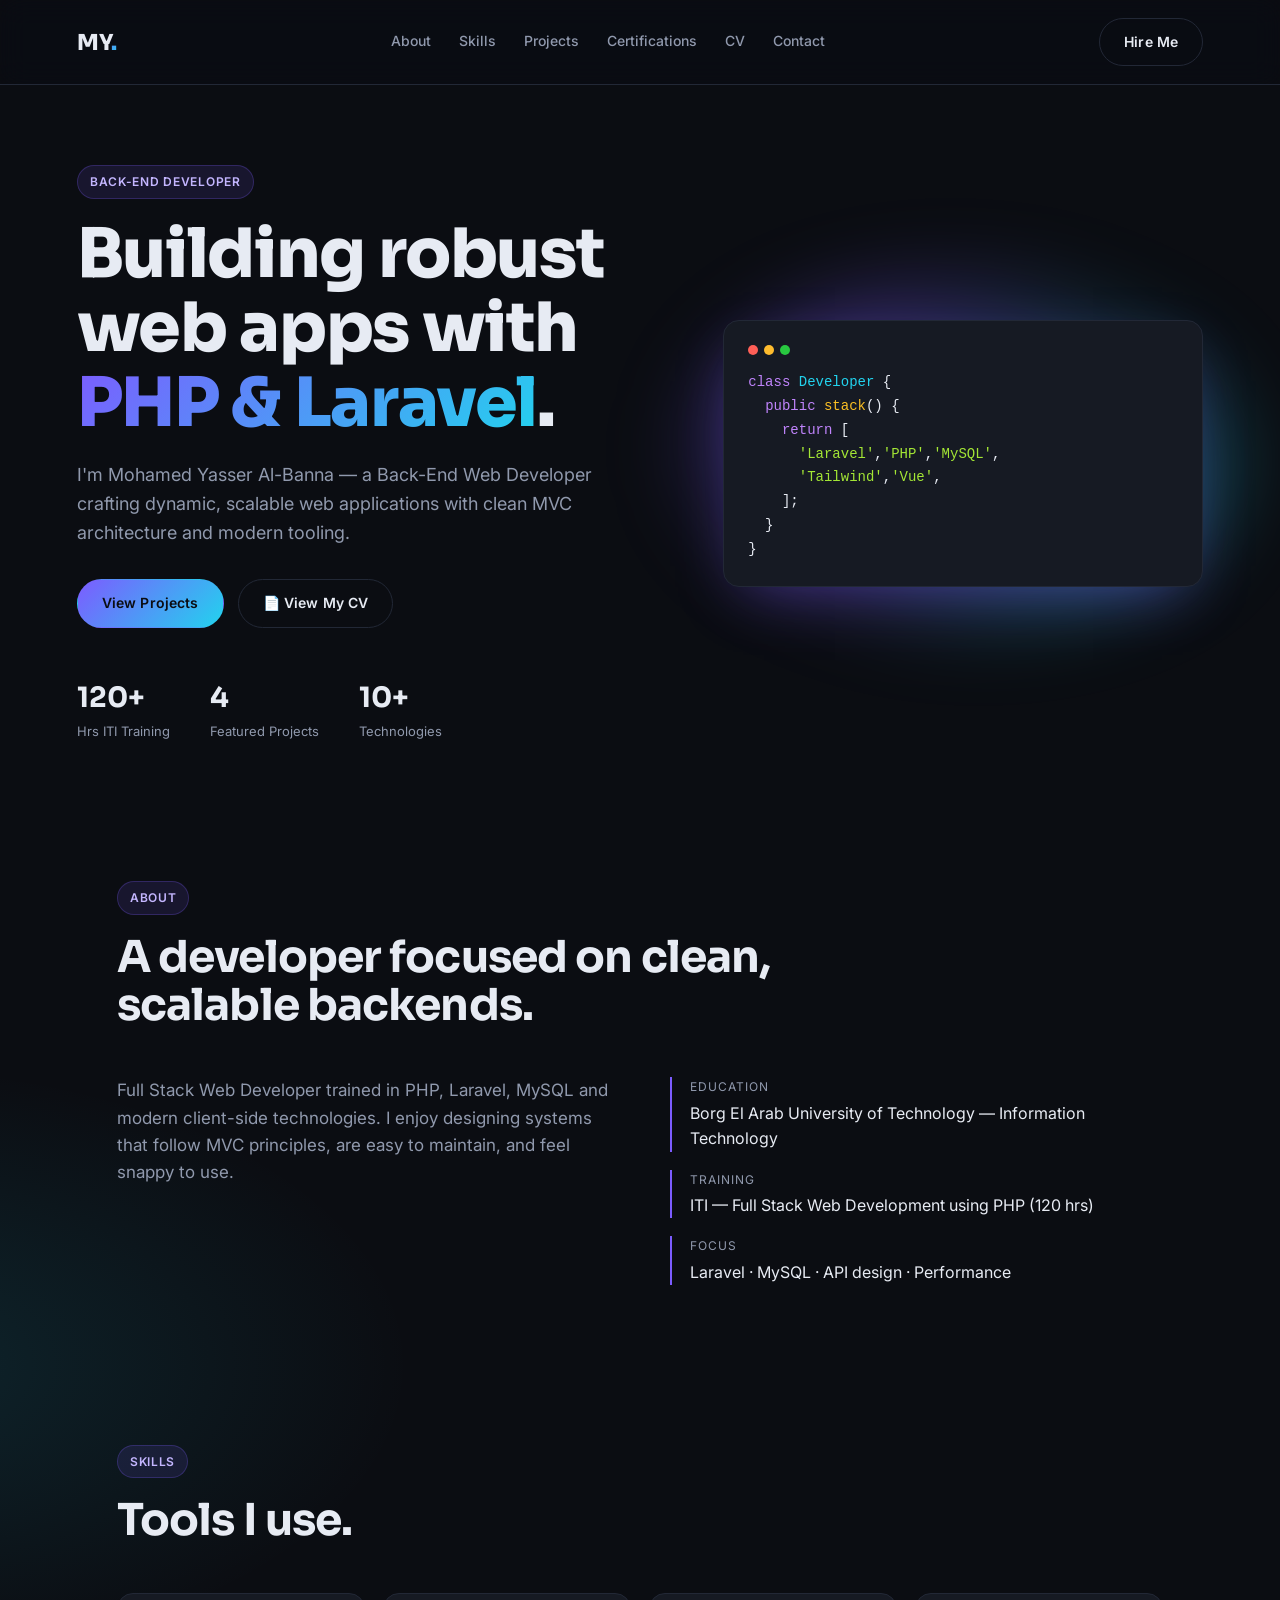
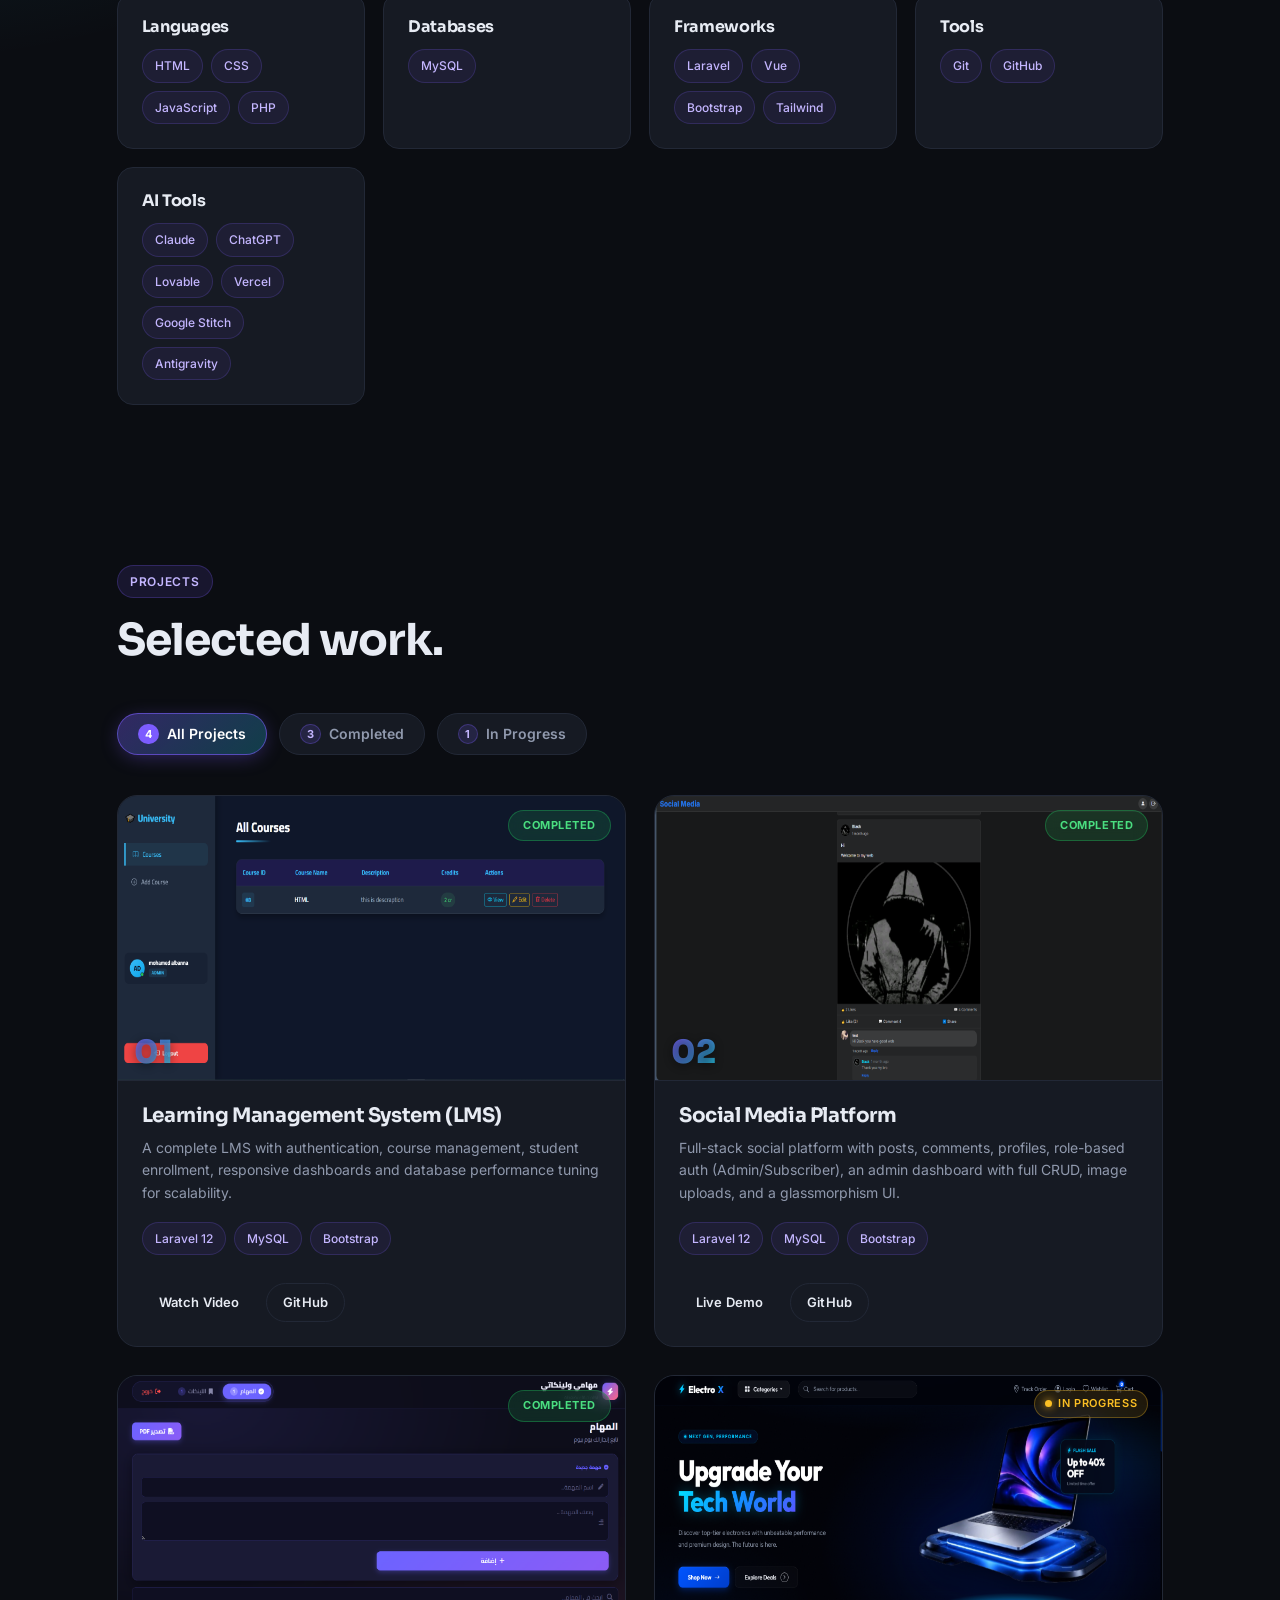
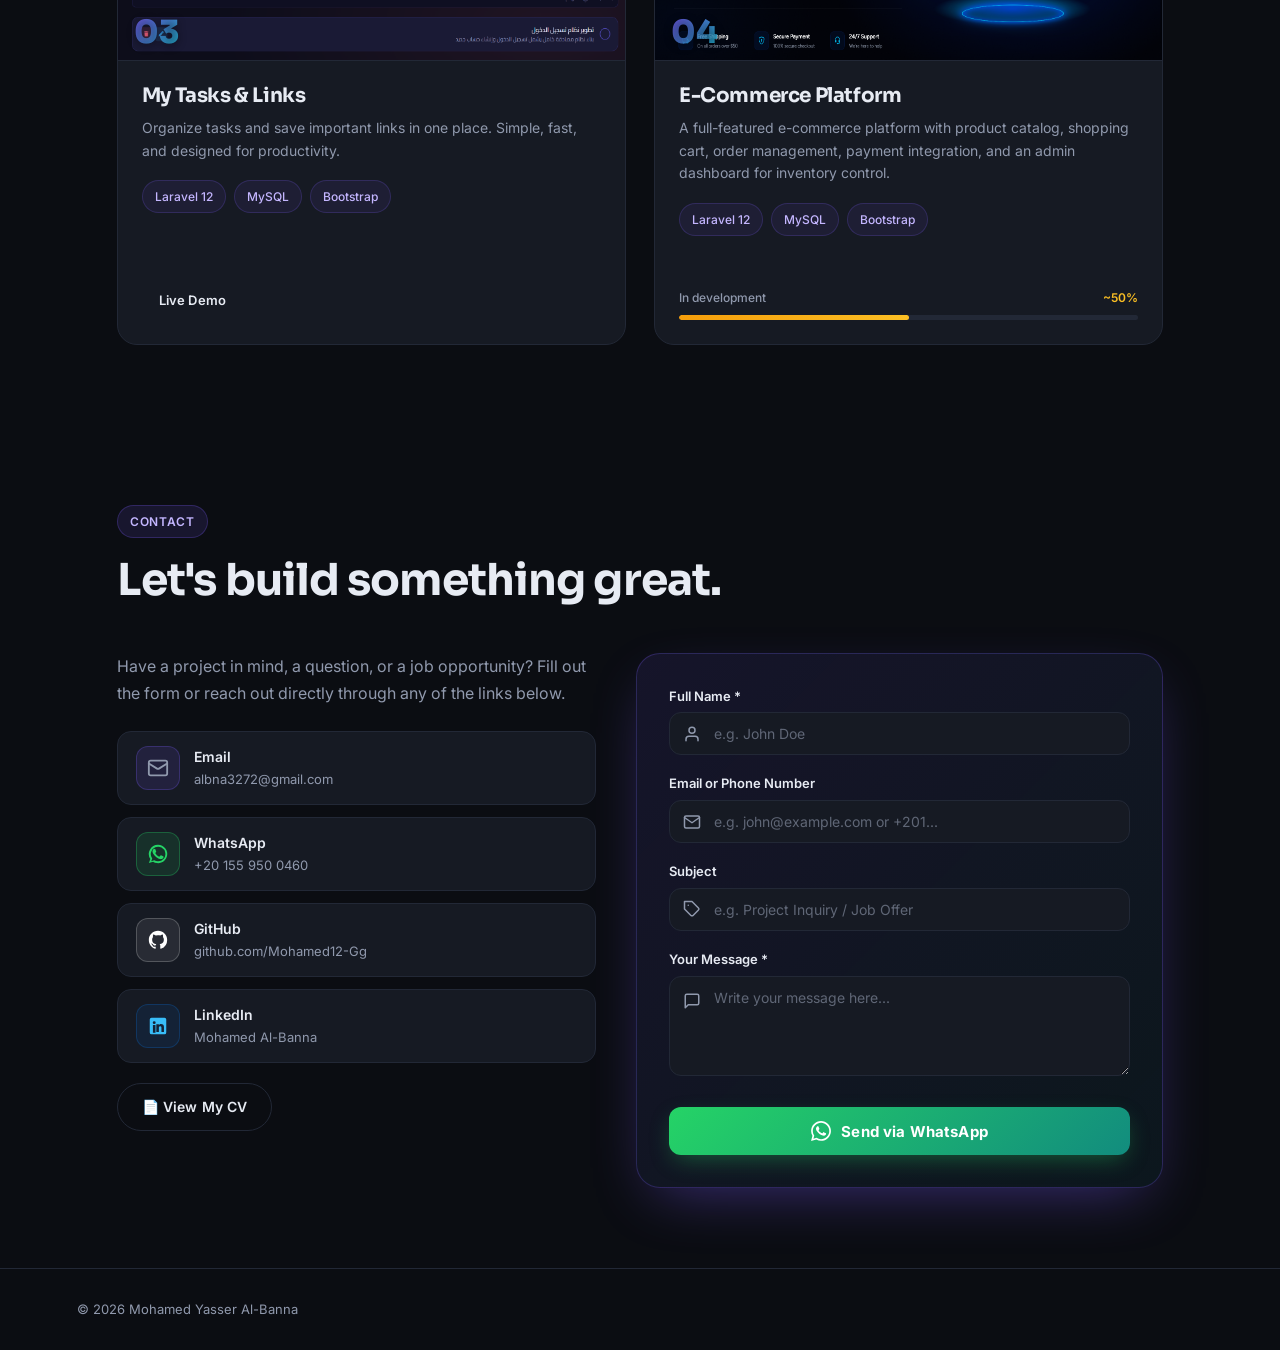
<file: index.html>
<!doctype html>
<html lang="en">
  <head>
    <meta charset="UTF-8" />
    <meta name="viewport" content="width=device-width, initial-scale=1.0" />
    <title>Mohamed Yasser Al-Banna — Back-End Developer</title>
    <meta
      name="description"
      content="Portfolio of Mohamed Yasser Al-Banna, a Full Stack Web Developer specializing in PHP, Laravel and MySQL."
    />
    <link rel="preconnect" href="https://fonts.googleapis.com" />
    <link rel="preconnect" href="https://fonts.gstatic.com" crossorigin />
    <link
      href="https://fonts.googleapis.com/css2?family=Sora:wght@400;600;700;800&family=Inter:wght@400;500;600&display=swap"
      rel="stylesheet"
    />
    <link rel="stylesheet" href="assets/css/style.css?v=2" />
  </head>
  <body>
    <header class="nav">
      <a href="#home" class="logo">MY<span>.</span></a>
      <nav>
        <a href="#about">About</a>
        <a href="#skills">Skills</a>
        <a href="#projects">Projects</a>
        <a href="assets/pages/certifications.html">Certifications</a>
        <a href="assets/pages/cv.html">CV</a>
        <a href="#contact">Contact</a>
      </nav>
      <div style="display: flex; align-items: center; gap: 10px">
        <a href="#contact" class="btn btn-ghost">Hire Me</a>
        <button class="hamburger" id="hamburger" aria-label="Open menu">
          <span></span><span></span><span></span>
        </button>
      </div>
    </header>

    <div class="mobile-nav" id="mobileNav">
      <a href="#about" class="mobile-link">About</a>
      <a href="#skills" class="mobile-link">Skills</a>
      <a href="#projects" class="mobile-link">Projects</a>
      <a href="assets/pages/certifications.html" class="mobile-link"
        >Certifications</a
      >
      <a href="assets/pages/cv.html" class="mobile-link">CV</a>
      <a href="#contact" class="mobile-link">Contact</a>
      <div class="mobile-cta">
        <a href="#contact" class="btn btn-primary mobile-link">Hire Me</a>
      </div>
    </div>

    <main>
      <section id="home" class="hero">
        <div class="hero-grid">
          <div class="hero-text reveal">
            <span class="eyebrow">Back-End Developer</span>
            <h1>
              Building robust web apps with
              <span class="grad">PHP &amp; Laravel</span>.
            </h1>
            <p>
              I'm Mohamed Yasser Al-Banna — a Back-End Web Developer crafting
              dynamic, scalable web applications with clean MVC architecture and
              modern tooling.
            </p>
            <div class="cta-row">
              <a href="#projects" class="btn btn-primary">View Projects</a>
              <a href="assets/pages/cv.html" class="btn btn-ghost"
                >📄 View My CV</a
              >
            </div>
            <div class="quick-stats">
              <div><strong>120+</strong><span>Hrs ITI Training</span></div>
              <div><strong>4</strong><span>Featured Projects</span></div>
              <div><strong>10+</strong><span>Technologies</span></div>
            </div>
          </div>
          <div class="hero-card reveal">
            <div class="orb"></div>
            <div class="code-window">
              <div class="code-dots">
                <span></span><span></span><span></span>
              </div>
              <pre><code><span class="k">class</span> <span class="c">Developer</span> {
  <span class="k">public</span> <span class="fn">stack</span>() {
    <span class="k">return</span> [
      <span class="s">'Laravel'</span>,<span class="s">'PHP'</span>,<span class="s">'MySQL'</span>,
      <span class="s">'Tailwind'</span>,<span class="s">'Vue'</span>,
    ];
  }
}</code></pre>
            </div>
          </div>
        </div>
      </section>

      <section id="about" class="section reveal">
        <div class="section-head">
          <span class="eyebrow">About</span>
          <h2>A developer focused on clean, scalable backends.</h2>
        </div>
        <div class="about-grid">
          <p>
            Full Stack Web Developer trained in PHP, Laravel, MySQL and modern
            client-side technologies. I enjoy designing systems that follow MVC
            principles, are easy to maintain, and feel snappy to use.
          </p>
          <ul class="info-list">
            <li>
              <span>Education</span>Borg El Arab University of Technology —
              Information Technology
            </li>
            <li>
              <span>Training</span>ITI — Full Stack Web Development using PHP
              (120 hrs)
            </li>
            <li>
              <span>Focus</span>Laravel · MySQL · API design · Performance
            </li>
          </ul>
        </div>
      </section>

      <section id="skills" class="section reveal">
        <div class="section-head">
          <span class="eyebrow">Skills</span>
          <h2>Tools I use.</h2>
        </div>
        <div class="skills-grid">
          <div class="skill-card">
            <h3>Languages</h3>
            <div class="tags">
              <span>HTML</span><span>CSS</span><span>JavaScript</span
              ><span>PHP</span>
            </div>
          </div>
          <div class="skill-card">
            <h3>Databases</h3>
            <div class="tags"><span>MySQL</span></div>
          </div>
          <div class="skill-card">
            <h3>Frameworks</h3>
            <div class="tags"><span>Laravel</span><span>Vue</span><span>Bootstrap</span><span>Tailwind</span></div>
          </div>
          <div class="skill-card">
            <h3>Tools</h3>
            <div class="tags"><span>Git</span><span>GitHub</span></div>
          </div>
          <div class="skill-card">
            <h3>AI Tools</h3>
            <div class="tags">
              <span>Claude</span><span>ChatGPT</span><span>Lovable</span
              ><span>Vercel</span><span>Google Stitch</span
              ><span>Antigravity</span>
            </div>
          </div>
        </div>
      </section>

      <section id="projects" class="section reveal">
        <div class="section-head">
          <span class="eyebrow">Projects</span>
          <h2>Selected work.</h2>
        </div>

        <div class="project-filters">
          <button class="filter-btn active" data-filter="all">
            <span class="filter-count">4</span> All Projects
          </button>
          <button class="filter-btn" data-filter="completed">
            <span class="filter-count">3</span> Completed
          </button>
          <button class="filter-btn" data-filter="in-progress">
            <span class="filter-count">1</span> In Progress
          </button>
        </div>

        <div class="projects-grid">
          <article class="project-card" data-category="completed">
            <div class="project-card-image">
              <img src="assets/images/projects/lms.png" alt="Learning Management System (LMS) screenshot" loading="lazy" />
              <div class="project-card-num">01</div>
              <span class="badge-status badge-completed">Completed</span>
            </div>
            <div class="project-card-body">
              <h3>Learning Management System (LMS)</h3>
              <p>
                A complete LMS with authentication, course management, student
                enrollment, responsive dashboards and database performance
                tuning for scalability.
              </p>
              <div class="tags">
                <span>Laravel 12</span><span>MySQL</span><span>Bootstrap</span>
              </div>
              <div class="project-links">
                <a
                  href="https://www.youtube.com/watch?v=zScpdvsi8-s"
                  target="_blank"
                  rel="noopener"
                  class="btn btn-sm"
                  >Watch Video</a
                >
                <a
                  href="https://github.com/Mohamed12-Gg/LMS"
                  target="_blank"
                  rel="noopener"
                  class="btn btn-sm btn-ghost"
                  >GitHub</a
                >
              </div>
            </div>
          </article>

          <article class="project-card" data-category="completed">
            <div class="project-card-image">
              <img src="assets/images/projects/social-media.png" alt="Social Media Platform screenshot" loading="lazy" />
              <div class="project-card-num">02</div>
              <span class="badge-status badge-completed">Completed</span>
            </div>
            <div class="project-card-body">
              <h3>Social Media Platform</h3>
              <p>
                Full-stack social platform with posts, comments, profiles,
                role-based auth (Admin/Subscriber), an admin dashboard with full
                CRUD, image uploads, and a glassmorphism UI.
              </p>
              <div class="tags">
                <span>Laravel 12</span><span>MySQL</span><span>Bootstrap</span>
              </div>
              <div class="project-links">
                <a
                  href="https://socialmedia.infinityfreeapp.com/"
                  target="_blank"
                  rel="noopener"
                  class="btn btn-sm"
                  >Live Demo</a
                >
                <a
                  href="https://github.com/Mohamed12-Gg/Social-Media"
                  target="_blank"
                  rel="noopener"
                  class="btn btn-sm btn-ghost"
                  >GitHub</a
                >
              </div>
            </div>
          </article>

          <article class="project-card" data-category="completed">
            <div class="project-card-image">
              <img src="assets/images/projects/tasks-links.png" alt="My Tasks & Links screenshot" loading="lazy" />
              <div class="project-card-num">03</div>
              <span class="badge-status badge-completed">Completed</span>
            </div>
            <div class="project-card-body">
              <h3>My Tasks & Links</h3>
              <p>
                Organize tasks and save important links in one place.
                Simple, fast, and designed for productivity.
              </p>
              <div class="tags">
                <span>Laravel 12</span><span>MySQL</span><span>Bootstrap</span>
              </div>
              <div class="project-links">
                <a
                  href="https://mytasksandlinks.vercel.app/"
                  target="_blank"
                  rel="noopener"
                  class="btn btn-sm"
                  >Live Demo</a
                >
              </div>
            </div>
          </article>

          <article class="project-card" data-category="in-progress">
            <div class="project-card-image">
              <img src="assets/images/projects/ecommerce.png" alt="E-Commerce Platform screenshot" loading="lazy" />
              <div class="project-card-num">04</div>
              <span class="badge-status badge-wip">
                <span class="wip-dot"></span>In Progress
              </span>
            </div>
            <div class="project-card-body">
              <h3>E-Commerce Platform</h3>
              <p>
                A full-featured e-commerce platform with product catalog,
                shopping cart, order management, payment integration, and an
                admin dashboard for inventory control.
              </p>
              <div class="tags">
                <span>Laravel 12</span><span>MySQL</span><span>Bootstrap</span>
              </div>
              <div class="wip-bar-wrap">
                <div class="wip-bar-label">
                  <span>In development</span>
                  <span class="wip-pct">~50%</span>
                </div>
                <div class="wip-bar">
                  <div class="e-commerce"></div>
                </div>
              </div>
            </div>
          </article>
        </div>
      </section>

      <section id="contact" class="section reveal contact">
        <div class="section-head">
          <span class="eyebrow">Contact</span>
          <h2>Let's build something great.</h2>
        </div>

        <div class="contact-wrapper">
          <div class="contact-info">
            <p>
              Have a project in mind, a question, or a job opportunity? Fill out the form or reach out directly through any of the links below.
            </p>
            <div class="contact-actions">
              <a href="mailto:albna3272@gmail.com" class="contact-link-item">
                <span class="contact-link-icon">
                  <svg width="22" height="22" viewBox="0 0 24 24" fill="none" stroke="currentColor" stroke-width="2" stroke-linecap="round" stroke-linejoin="round"><rect x="2" y="4" width="20" height="16" rx="2"></rect><path d="m22 7-8.97 5.7a1.94 1.94 0 0 1-2.06 0L2 7"></path></svg>
                </span>
                <div>
                  <strong>Email</strong>
                  <span>albna3272@gmail.com</span>
                </div>
              </a>
              <a
                href="https://wa.me/201559500460?text=Hello%20Mohamed"
                target="_blank"
                rel="noopener"
                class="contact-link-item"
              >
                <span class="contact-link-icon wa-icon">
                  <svg width="22" height="22" viewBox="0 0 24 24" fill="currentColor"><path d="M17.472 14.382c-.297-.149-1.758-.867-2.03-.967-.273-.099-.471-.148-.67.15-.197.297-.767.966-.94 1.164-.173.199-.347.223-.644.075-.297-.15-1.255-.463-2.39-1.475-.883-.788-1.48-1.761-1.653-2.059-.173-.297-.018-.458.13-.606.134-.133.298-.347.446-.521.151-.172.2-.296.3-.495.099-.198.05-.372-.025-.521-.075-.148-.669-1.611-.916-2.206-.242-.579-.487-.501-.669-.51l-.57-.01c-.198 0-.52.074-.792.372s-1.04 1.016-1.04 2.479 1.065 2.876 1.213 3.074c.149.198 2.095 3.2 5.076 4.487.709.306 1.263.489 1.694.626.712.226 1.36.194 1.872.118.571-.085 1.758-.719 2.006-1.413.248-.695.248-1.29.173-1.414z"/><path d="M12 2a10 10 0 0 0-8.32 15.55L2.05 21.95l4.52-1.6A10 10 0 1 0 12 2zm0 18a7.95 7.95 0 0 1-4.06-1.11l-.29-.17-3.01 1.06 1.06-2.94-.19-.31A7.96 7.96 0 1 1 12 20z"/></svg>
                </span>
                <div>
                  <strong>WhatsApp</strong>
                  <span>+20 155 950 0460</span>
                </div>
              </a>
              <a
                href="https://github.com/Mohamed12-Gg"
                target="_blank"
                rel="noopener"
                class="contact-link-item"
              >
                <span class="contact-link-icon gh-icon">
                  <svg width="22" height="22" viewBox="0 0 24 24" fill="currentColor"><path fill-rule="evenodd" clip-rule="evenodd" d="M12 2C6.477 2 2 6.484 2 12.017c0 4.425 2.865 8.18 6.839 9.504.5.092.682-.217.682-.483 0-.237-.008-.868-.013-1.703-2.782.605-3.369-1.343-3.369-1.343-.454-1.158-1.11-1.466-1.11-1.466-.908-.62.069-.608.069-.608 1.003.07 1.53 1.032 1.53 1.032.892 1.53 2.341 1.088 2.91.832.092-.647.35-1.088.636-1.338-2.22-.253-4.555-1.113-4.555-4.951 0-1.093.39-1.988 1.029-2.688-.103-.253-.446-1.272.098-2.65 0 0 .84-.27 2.75 1.026A9.564 9.564 0 0112 6.844c.85.004 1.705.115 2.504.337 1.909-1.296 2.747-1.027 2.747-1.027.546 1.379.202 2.398.1 2.651.64.7 1.028 1.595 1.028 2.688 0 3.848-2.339 4.695-4.566 4.943.359.309.678.92.678 1.855 0 1.338-.012 2.419-.012 2.747 0 .268.18.58.688.482A10.019 10.019 0 0022 12.017C22 6.484 17.522 2 12 2z"/></svg>
                </span>
                <div>
                  <strong>GitHub</strong>
                  <span>github.com/Mohamed12-Gg</span>
                </div>
              </a>
              <a
                href="https://www.linkedin.com/in/mohamed-al-banna-16b736338"
                target="_blank"
                rel="noopener"
                class="contact-link-item"
              >
                <span class="contact-link-icon li-icon">
                  <svg width="22" height="22" viewBox="0 0 24 24" fill="currentColor"><path d="M19 3a2 2 0 0 1 2 2v14a2 2 0 0 1-2 2H5a2 2 0 0 1-2-2V5a2 2 0 0 1 2-2h14m-.5 15.5v-5.3a3.26 3.26 0 0 0-3.26-3.26c-.85 0-1.84.52-2.28 1.3v-1.11h-2.79v8.37h2.79v-4.93c0-.77.62-1.4 1.39-1.4a1.4 1.4 0 0 1 1.4 1.4v4.93h2.75M6.46 10.9v8.37H9.25V10.9H6.46M7.86 6.74a1.6 1.6 0 1 0 0 3.2 1.6 1.6 0 0 0 0-3.2z"/></svg>
                </span>
                <div>
                  <strong>LinkedIn</strong>
                  <span>Mohamed Al-Banna</span>
                </div>
              </a>
              <a href="assets/pages/cv.html" class="btn btn-ghost cv-btn">
                📄 View My CV
              </a>
            </div>
          </div>

          <div class="contact-form-card">
            <form id="whatsappForm" class="contact-form">
              <div class="form-group">
                <label for="waName">Full Name *</label>
                <div class="input-icon-wrap">
                  <input
                    type="text"
                    id="waName"
                    required
                    placeholder="e.g. John Doe"
                    class="form-input"
                  />
                  <svg class="input-icon" width="18" height="18" viewBox="0 0 24 24" fill="none" stroke="currentColor" stroke-width="2" stroke-linecap="round" stroke-linejoin="round"><path d="M20 21v-2a4 4 0 0 0-4-4H8a4 4 0 0 0-4 4v2"/><circle cx="12" cy="7" r="4"/></svg>
                </div>
              </div>

              <div class="form-group">
                <label for="waContact">Email or Phone Number</label>
                <div class="input-icon-wrap">
                  <input
                    type="text"
                    id="waContact"
                    placeholder="e.g. john@example.com or +201..."
                    class="form-input"
                  />
                  <svg class="input-icon" width="18" height="18" viewBox="0 0 24 24" fill="none" stroke="currentColor" stroke-width="2" stroke-linecap="round" stroke-linejoin="round"><path d="M4 4h16c1.1 0 2 .9 2 2v12c0 1.1-.9 2-2 2H4c-1.1 0-2-.9-2-2V6c0-1.1.9-2 2-2z"/><polyline points="22,6 12,13 2,6"/></svg>
                </div>
              </div>

              <div class="form-group">
                <label for="waSubject">Subject</label>
                <div class="input-icon-wrap">
                  <input
                    type="text"
                    id="waSubject"
                    placeholder="e.g. Project Inquiry / Job Offer"
                    class="form-input"
                  />
                  <svg class="input-icon" width="18" height="18" viewBox="0 0 24 24" fill="none" stroke="currentColor" stroke-width="2" stroke-linecap="round" stroke-linejoin="round"><path d="M20.59 13.41l-7.17 7.17a2 2 0 0 1-2.83 0L2 12V2h10l8.59 8.59a2 2 0 0 1 0 2.82z"/><line x1="7" y1="7" x2="7.01" y2="7"/></svg>
                </div>
              </div>

              <div class="form-group">
                <label for="waMessage">Your Message *</label>
                <div class="input-icon-wrap">
                  <textarea
                    id="waMessage"
                    required
                    rows="4"
                    placeholder="Write your message here..."
                    class="form-input form-textarea"
                  ></textarea>
                  <svg class="input-icon textarea-icon" width="18" height="18" viewBox="0 0 24 24" fill="none" stroke="currentColor" stroke-width="2" stroke-linecap="round" stroke-linejoin="round"><path d="M21 15a2 2 0 0 1-2 2H7l-4 4V5a2 2 0 0 1 2-2h14a2 2 0 0 1 2 2z"/></svg>
                </div>
              </div>

              <button type="submit" class="btn btn-wa-submit">
                <svg width="20" height="20" viewBox="0 0 24 24" fill="currentColor">
                  <path d="M.057 24l1.687-6.163c-1.041-1.804-1.588-3.849-1.587-5.946.003-6.556 5.338-11.891 11.893-11.891 3.181.001 6.167 1.24 8.413 3.488 2.245 2.248 3.481 5.236 3.48 8.414-.003 6.557-5.338 11.892-11.893 11.892-1.99-.001-3.951-.5-5.688-1.448l-6.305 1.654zm6.597-3.807c1.676.995 3.276 1.591 5.392 1.592 5.448 0 9.886-4.434 9.889-9.885.002-5.462-4.415-9.89-9.881-9.892-5.452 0-9.887 4.434-9.889 9.884-.001 2.225.651 3.891 1.746 5.634l-.999 3.648 3.742-.981zm11.387-5.464c-.074-.124-.272-.198-.57-.347-.297-.149-1.758-.868-2.031-.967-.272-.099-.47-.149-.669.149-.198.297-.768.967-.941 1.165-.173.198-.347.223-.644.074-.297-.149-1.255-.462-2.39-1.475-.883-.788-1.48-1.761-1.653-2.059-.173-.297-.018-.458.13-.606.134-.133.297-.347.446-.521.151-.172.2-.296.3-.495.099-.198.05-.372-.025-.521-.075-.148-.669-1.611-.916-2.206-.242-.579-.487-.501-.669-.51l-.57-.01c-.198 0-.52.074-.792.372s-1.04 1.016-1.04 2.479 1.065 2.876 1.213 3.074c.149.198 2.095 3.2 5.076 4.487.709.306 1.263.489 1.694.626.712.226 1.36.194 1.872.118.571-.085 1.758-.719 2.006-1.413.248-.695.248-1.29.173-1.414z"/>
                </svg>
                <span>Send via WhatsApp</span>
              </button>
            </form>
          </div>
        </div>
      </section>
    </main>

    <footer>
      <span>© <span id="year"></span> Mohamed Yasser Al-Banna</span>
    </footer>

    <script src="assets/js/script.js"></script>
  </body>
</html>
</file>
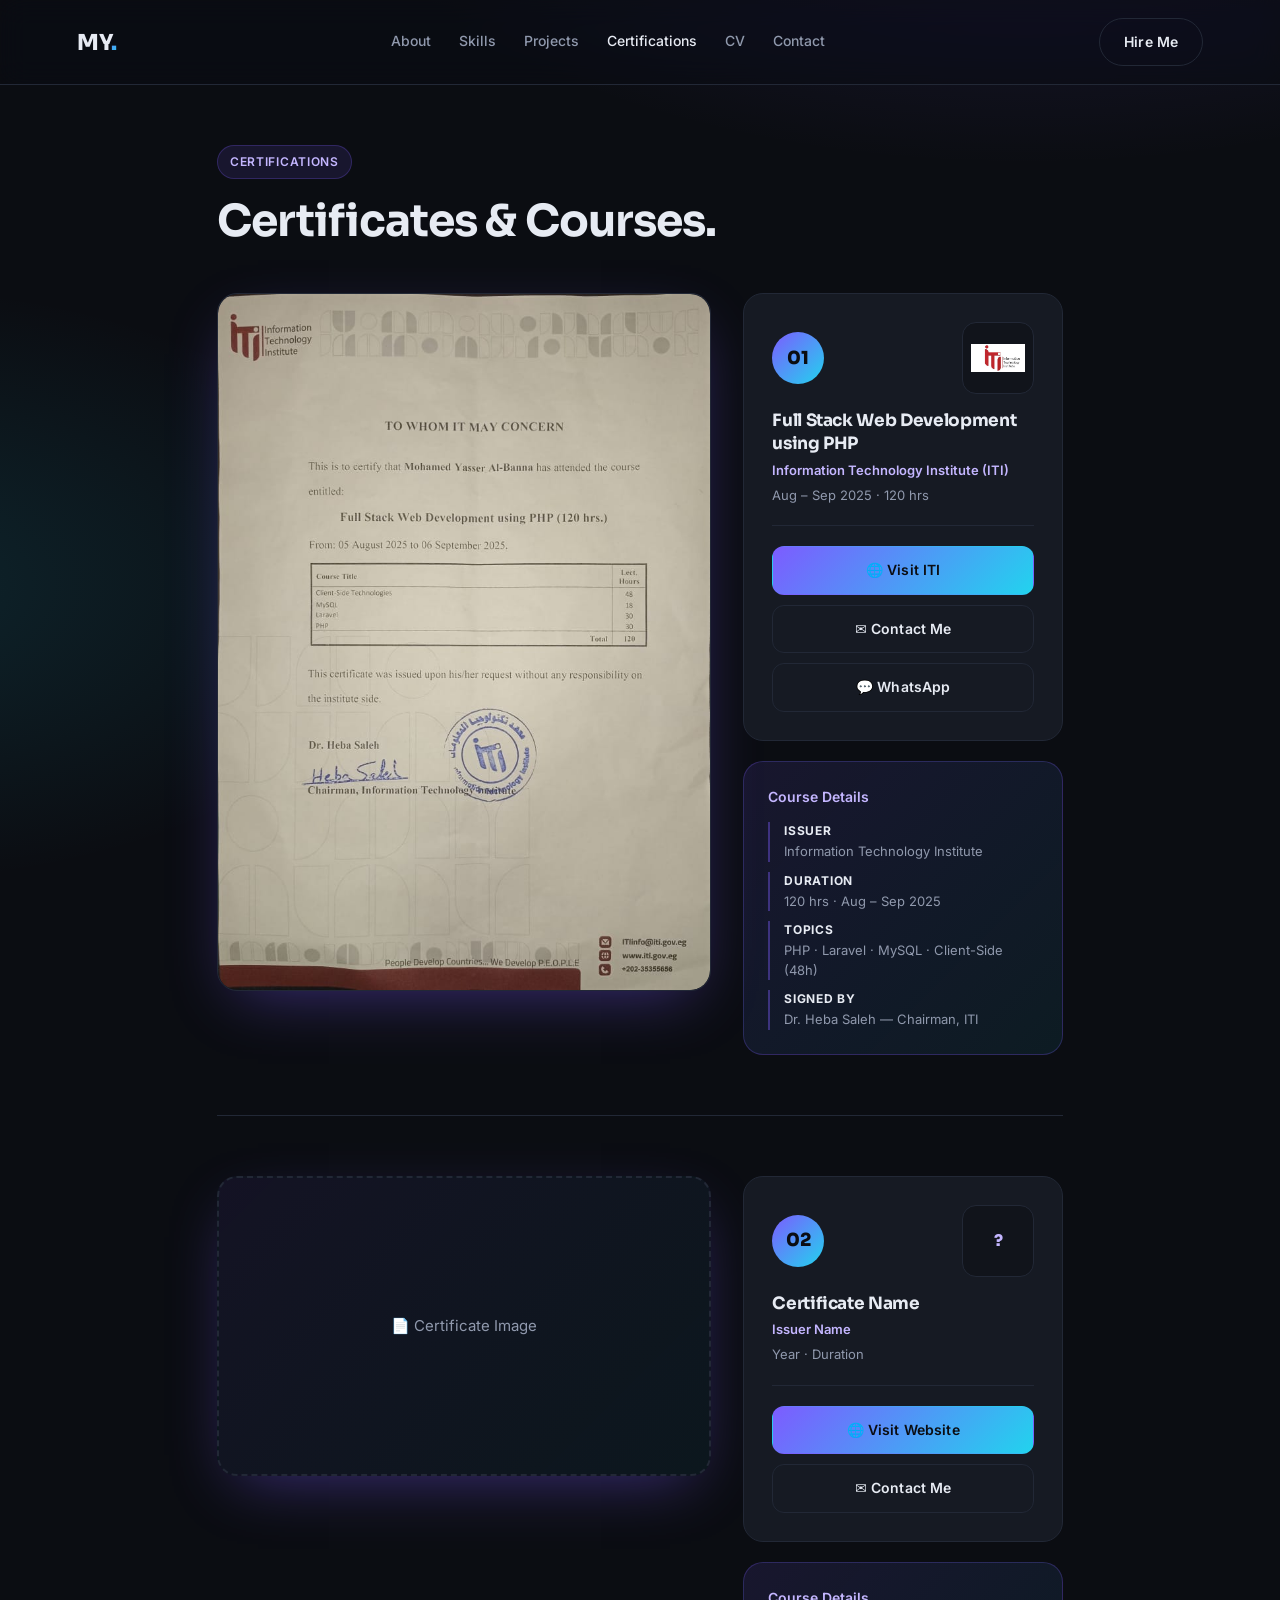
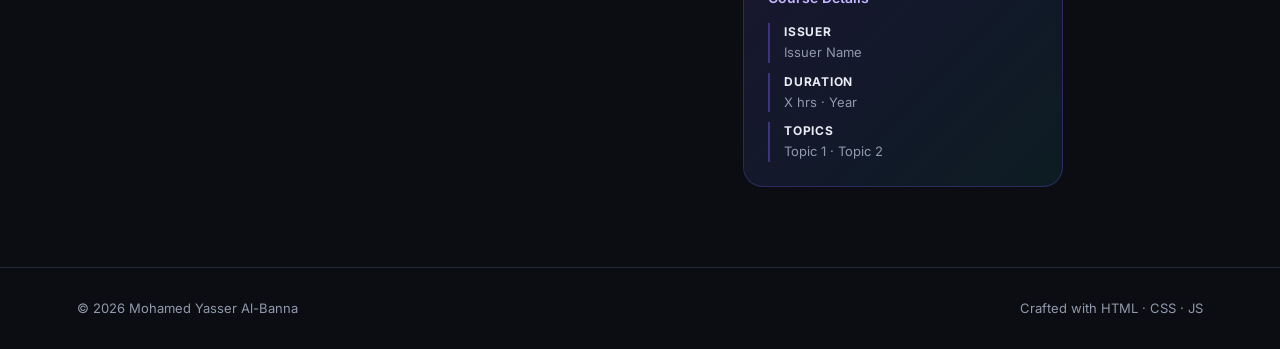
<file: certifications.html>
<!DOCTYPE html>
<html lang="en">
<head>
<meta charset="UTF-8" />
<meta name="viewport" content="width=device-width, initial-scale=1.0" />
<title>Certifications — Mohamed Yasser Al-Banna</title>
<link rel="preconnect" href="https://fonts.googleapis.com">
<link rel="preconnect" href="https://fonts.gstatic.com" crossorigin>
<link href="https://fonts.googleapis.com/css2?family=Sora:wght@400;600;700;800&family=Inter:wght@400;500;600&display=swap" rel="stylesheet">
<link rel="stylesheet" href="assets/css/style.css" />
<style>
  .certs-page {
    padding: 60px 6vw 80px;
    max-width: 1000px;
    margin: 0 auto;
  }

  .certs-page .section-head {
    margin-bottom: 48px;
  }

  /* نفس لياوت الـ CV */
  .cert-viewer-wrap {
    display: grid;
    grid-template-columns: 1fr 320px;
    gap: 32px;
    align-items: start;
    margin-bottom: 60px;
    padding-bottom: 60px;
    border-bottom: 1px solid var(--border);
  }

  .cert-viewer-wrap:last-child {
    border-bottom: none;
    margin-bottom: 0;
    padding-bottom: 0;
  }

  .cert-embed-box {
    background: var(--surface);
    border: 1px solid var(--border);
    border-radius: 20px;
    overflow: hidden;
    box-shadow: var(--shadow);
  }

  .cert-embed-box img {
    width: 100%;
    display: block;
    border-radius: 20px;
  }

  /* نفس الـ sidebar */
  .cert-sidebar {
    display: flex;
    flex-direction: column;
    gap: 20px;
    position: sticky;
    top: 90px;
  }

  .cert-info-card {
    background: var(--surface);
    border: 1px solid var(--border);
    border-radius: 20px;
    padding: 28px;
  }

  .cert-top-row {
    display: flex;
    align-items: center;
    justify-content: space-between;
    margin-bottom: 16px;
  }

  .cert-info-card .cert-num {
    width: 52px;
    height: 52px;
    border-radius: 50%;
    background: linear-gradient(135deg, #7c5cff, #22d3ee);
    display: flex;
    align-items: center;
    justify-content: center;
    font-family: 'Sora', sans-serif;
    font-weight: 800;
    font-size: 18px;
    color: #0b0d12;
    flex-shrink: 0;
  }

  .cert-logo-box {
    width: 72px;
    height: 72px;
    border-radius: 14px;
    border: 1px solid var(--border);
    background: var(--bg-2);
    overflow: hidden;
    display: flex;
    align-items: center;
    justify-content: center;
  }

  .cert-logo-box img {
    width: 100%;
    height: 100%;
    object-fit: contain;
    padding: 8px;
  }

  .cert-logo-box .cert-logo-fallback {
    font-family: 'Sora', sans-serif;
    font-weight: 800;
    font-size: 16px;
    color: #c4b6ff;
    text-align: center;
    line-height: 1.2;
  }

  .cert-info-card h3 {
    font-size: 17px;
    font-weight: 700;
    margin-bottom: 4px;
    line-height: 1.35;
  }

  .cert-info-card .cert-issuer {
    color: #c4b6ff;
    font-size: 13px;
    font-weight: 600;
    margin-bottom: 4px;
    display: block;
  }

  .cert-info-card .cert-role {
    color: var(--muted);
    font-size: 13px;
    margin-bottom: 20px;
    display: block;
  }

  .cert-info-card .divider {
    height: 1px;
    background: var(--border);
    margin-bottom: 20px;
  }

  .cert-actions {
    display: flex;
    flex-direction: column;
    gap: 10px;
  }

  .cert-actions .btn {
    justify-content: center;
    border-radius: 12px;
  }

  .cert-highlight-card {
    background: linear-gradient(135deg, rgba(124,92,255,.12), rgba(34,211,238,.08));
    border: 1px solid rgba(124,92,255,.25);
    border-radius: 20px;
    padding: 24px;
  }

  .cert-highlight-card h4 {
    font-size: 14px;
    font-weight: 600;
    margin-bottom: 14px;
    color: #c4b6ff;
  }

  .cert-highlight-list {
    list-style: none;
    display: flex;
    flex-direction: column;
    gap: 10px;
  }

  .cert-highlight-list li {
    font-size: 13px;
    color: var(--muted);
    padding-left: 14px;
    border-left: 2px solid rgba(124,92,255,.4);
    line-height: 1.5;
  }

  .cert-highlight-list li strong {
    color: var(--text);
    display: block;
    font-size: 12px;
    text-transform: uppercase;
    letter-spacing: .06em;
    margin-bottom: 2px;
  }

  @media (max-width: 880px) {
    .cert-viewer-wrap {
      grid-template-columns: 1fr;
    }
    .cert-sidebar {
      position: static;
    }
  }
</style>
</head>
<body>

  <header class="nav">
    <a href="index.html" class="logo">MY<span>.</span></a>
    <nav>
      <a href="index.html#about">About</a>
      <a href="index.html#skills">Skills</a>
      <a href="index.html#projects">Projects</a>
      <a href="certifications.html" style="color: var(--text)">Certifications</a>
      <a href="cv.html">CV</a>
      <a href="index.html#contact">Contact</a>
    </nav>
    <div style="display:flex;align-items:center;gap:10px">
      <a href="index.html#contact" class="btn btn-ghost">Hire Me</a>
      <button class="hamburger" id="hamburger" aria-label="Open menu">
        <span></span><span></span><span></span>
      </button>
    </div>
  </header>

  <div class="mobile-nav" id="mobileNav">
    <a href="index.html#about" class="mobile-link">About</a>
    <a href="index.html#skills" class="mobile-link">Skills</a>
    <a href="index.html#projects" class="mobile-link">Projects</a>
    <a href="certifications.html" class="mobile-link active">Certifications</a>
    <a href="cv.html" class="mobile-link">CV</a>
    <a href="index.html#contact" class="mobile-link">Contact</a>
    <div class="mobile-cta">
      <a href="index.html#contact" class="btn btn-primary mobile-link">Hire Me</a>
    </div>
  </div>

  <main>
    <div class="certs-page">

      <div class="section-head reveal">
        <span class="eyebrow">Certifications</span>
        <h2>Certificates &amp; Courses.</h2>
      </div>

      <!-- ===== شهادة 1: ITI ===== -->
      <div class="cert-viewer-wrap reveal">

        <div class="cert-embed-box">
          <img src="assets/images/iti.png" alt="ITI Certificate — Full Stack Web Development using PHP" />
        </div>

        <div class="cert-sidebar">
          <div class="cert-info-card">
            <div class="cert-top-row">
              <div class="cert-num">01</div>
              <div class="cert-logo-box">
                <img src="assets/images/ITI_logo.png" alt="ITI Logo"
                  onerror="this.style.display='none';this.nextElementSibling.style.display='block'">
                <span class="cert-logo-fallback" style="display:none">ITI</span>
              </div>
            </div>
            <h3>Full Stack Web Development using PHP</h3>
            <span class="cert-issuer">Information Technology Institute (ITI)</span>
            <span class="cert-role">Aug – Sep 2025 · 120 hrs</span>
            <div class="divider"></div>
            <div class="cert-actions">
              <a href="https://iti.gov.eg" target="_blank" rel="noopener" class="btn btn-primary">🌐 Visit ITI</a>
              <a href="index.html#contact" class="btn btn-ghost">✉ Contact Me</a>
              <a href="https://wa.me/201559504460?text=Welcome%20Mohamed%20need%20you%20for%20job" target="_blank" rel="noopener" class="btn btn-ghost">💬 WhatsApp</a>
            </div>
          </div>

          <div class="cert-highlight-card">
            <h4>Course Details</h4>
            <ul class="cert-highlight-list">
              <li>
                <strong>Issuer</strong>
                Information Technology Institute
              </li>
              <li>
                <strong>Duration</strong>
                120 hrs · Aug – Sep 2025
              </li>
              <li>
                <strong>Topics</strong>
                PHP · Laravel · MySQL · Client-Side (48h)
              </li>
              <li>
                <strong>Signed by</strong>
                Dr. Heba Saleh — Chairman, ITI
              </li>
            </ul>
          </div>
        </div>

      </div>
      <!-- ===== نهاية شهادة 1 ===== -->

      <!-- ===== شهادة 2: placeholder ===== -->
      <div class="cert-viewer-wrap reveal">

        <div class="cert-embed-box" style="min-height:300px; display:flex; align-items:center; justify-content:center; background: linear-gradient(135deg, rgba(124,92,255,.08), rgba(34,211,238,.05)); border: 2px dashed var(--border);">
          <span style="color:var(--muted); font-size:15px;">📄 Certificate Image</span>
        </div>

        <div class="cert-sidebar">
          <div class="cert-info-card">
            <div class="cert-top-row">
              <div class="cert-num">02</div>
              <div class="cert-logo-box">
                <span class="cert-logo-fallback">?</span>
              </div>
            </div>
            <h3>Certificate Name</h3>
            <span class="cert-issuer">Issuer Name</span>
            <span class="cert-role">Year · Duration</span>
            <div class="divider"></div>
            <div class="cert-actions">
              <a href="#" class="btn btn-primary">🌐 Visit Website</a>
              <a href="index.html#contact" class="btn btn-ghost">✉ Contact Me</a>
            </div>
          </div>

          <div class="cert-highlight-card">
            <h4>Course Details</h4>
            <ul class="cert-highlight-list">
              <li><strong>Issuer</strong>Issuer Name</li>
              <li><strong>Duration</strong>X hrs · Year</li>
              <li><strong>Topics</strong>Topic 1 · Topic 2</li>
            </ul>
          </div>
        </div>

      </div>
      <!-- ===== نهاية شهادة 2 ===== -->

    </div>
  </main>

  <footer>
    <span>© <span id="year"></span> Mohamed Yasser Al-Banna</span>
    <span>Crafted with HTML · CSS · JS</span>
  </footer>

  <script src="assets/js/script.js"></script>
  <script>
    const hamburger = document.getElementById('hamburger');
    const mobileNav = document.getElementById('mobileNav');
    hamburger.addEventListener('click', () => {
      hamburger.classList.toggle('open');
      mobileNav.classList.toggle('open');
      document.body.style.overflow = mobileNav.classList.contains('open') ? 'hidden' : '';
    });
    document.querySelectorAll('.mobile-link').forEach(link => {
      link.addEventListener('click', () => {
        hamburger.classList.remove('open');
        mobileNav.classList.remove('open');
        document.body.style.overflow = '';
      });
    });
  </script>
</body>
</html>
</file>
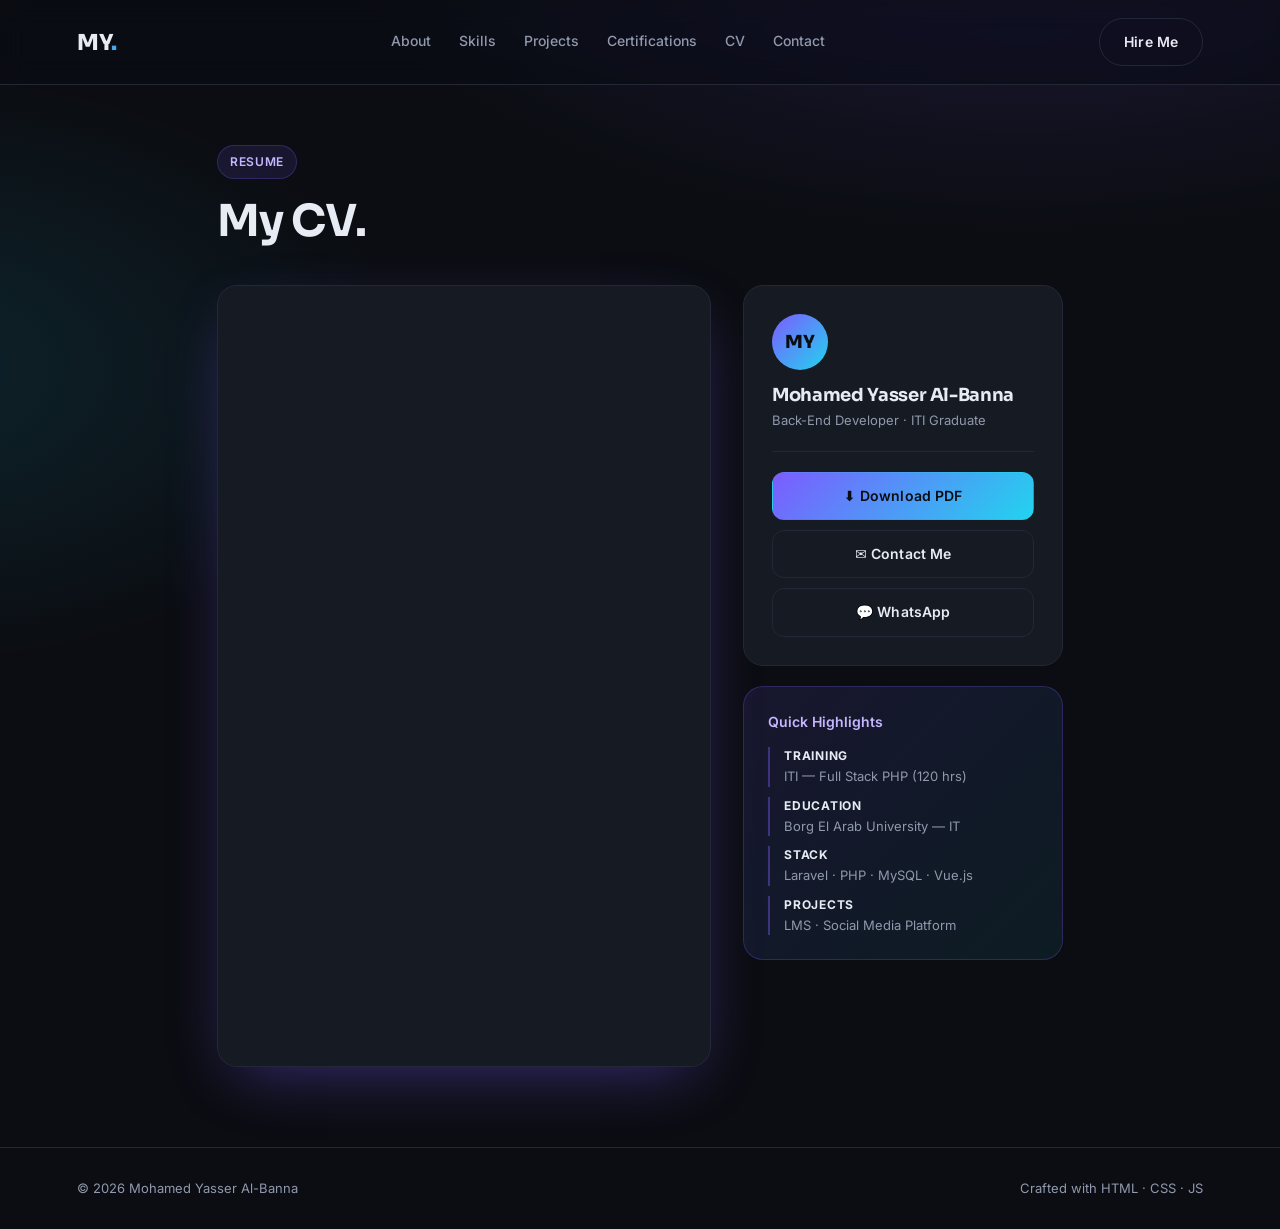
<file: cv.html>
<!DOCTYPE html>
<html lang="en">
<head>
<meta charset="UTF-8" />
<meta name="viewport" content="width=device-width, initial-scale=1.0" />
<title>CV — Mohamed Yasser Al-Banna</title>
<link rel="preconnect" href="https://fonts.googleapis.com">
<link rel="preconnect" href="https://fonts.gstatic.com" crossorigin>
<link href="https://fonts.googleapis.com/css2?family=Sora:wght@400;600;700;800&family=Inter:wght@400;500;600&display=swap" rel="stylesheet">
<link rel="stylesheet" href="assets/css/style.css" />
<style>
  .cv-page {
    padding: 60px 6vw 80px;
    max-width: 1000px;
    margin: 0 auto;
  }

  .cv-page .section-head {
    margin-bottom: 40px;
  }

  .cv-viewer-wrap {
    display: grid;
    grid-template-columns: 1fr 320px;
    gap: 32px;
    align-items: start;
  }

  .cv-embed-box {
    background: var(--surface);
    border: 1px solid var(--border);
    border-radius: 20px;
    overflow: hidden;
    box-shadow: var(--shadow);
  }

  .cv-embed-box iframe {
    width: 100%;
    height: 780px;
    border: none;
    display: block;
  }

  .cv-sidebar {
    display: flex;
    flex-direction: column;
    gap: 20px;
    position: sticky;
    top: 90px;
  }

  .cv-info-card {
    background: var(--surface);
    border: 1px solid var(--border);
    border-radius: 20px;
    padding: 28px;
  }

  .cv-info-card .avatar {
    width: 56px;
    height: 56px;
    border-radius: 50%;
    background: linear-gradient(135deg, #7c5cff, #22d3ee);
    display: flex;
    align-items: center;
    justify-content: center;
    font-family: 'Sora', sans-serif;
    font-weight: 800;
    font-size: 18px;
    color: #0b0d12;
    margin-bottom: 16px;
  }

  .cv-info-card h3 {
    font-size: 18px;
    font-weight: 700;
    margin-bottom: 4px;
  }

  .cv-info-card .role {
    color: var(--muted);
    font-size: 13px;
    margin-bottom: 20px;
  }

  .cv-info-card .divider {
    height: 1px;
    background: var(--border);
    margin-bottom: 20px;
  }

  .cv-actions {
    display: flex;
    flex-direction: column;
    gap: 10px;
  }

  .cv-actions .btn {
    justify-content: center;
    border-radius: 12px;
  }

  .cv-highlight-card {
    background: linear-gradient(135deg, rgba(124,92,255,.12), rgba(34,211,238,.08));
    border: 1px solid rgba(124,92,255,.25);
    border-radius: 20px;
    padding: 24px;
  }

  .cv-highlight-card h4 {
    font-size: 14px;
    font-weight: 600;
    margin-bottom: 14px;
    color: #c4b6ff;
  }

  .cv-highlight-list {
    list-style: none;
    display: flex;
    flex-direction: column;
    gap: 10px;
  }

  .cv-highlight-list li {
    font-size: 13px;
    color: var(--muted);
    padding-left: 14px;
    border-left: 2px solid rgba(124,92,255,.4);
    border-radius: 0;
    line-height: 1.5;
  }

  .cv-highlight-list li strong {
    color: var(--text);
    display: block;
    font-size: 12px;
    text-transform: uppercase;
    letter-spacing: .06em;
    margin-bottom: 2px;
  }

  @media (max-width: 880px) {
    .cv-viewer-wrap {
      grid-template-columns: 1fr;
    }
    .cv-sidebar {
      position: static;
    }
    .cv-embed-box iframe {
      height: 500px;
    }
  }
</style>
</head>
<body>

  <header class="nav">
    <a href="index.html" class="logo">MY<span>.</span></a>
      <nav>
        <a href="index.html#About">About</a>
        <a href="index.html#skills">Skills</a>
        <a href="index.html#projects">Projects</a>
        <a href="certifications.html">Certifications</a>
        <a href="cv.html">CV</a>
        <a href="index.html#contact">Contact</a>
      </nav>
    <div style="display:flex;align-items:center;gap:10px">
      <a href="index.html#contact" class="btn btn-ghost">Hire Me</a>
      <button class="hamburger" id="hamburger" aria-label="Open menu">
        <span></span><span></span><span></span>
      </button>
    </div>
  </header>

  <div class="mobile-nav" id="mobileNav">
    <a href="index.html#about" class="mobile-link">About</a>
    <a href="index.html#skills" class="mobile-link">Skills</a>
    <a href="index.html#projects" class="mobile-link">Projects</a>
    <a href="cv.html" class="mobile-link active">CV</a>
    <a href="index.html#contact" class="mobile-link">Contact</a>
    <div class="mobile-cta">
      <a href="index.html#contact" class="btn btn-primary mobile-link">Hire Me</a>
    </div>
  </div>

  <main>
    <div class="cv-page reveal">
      <div class="section-head">
        <span class="eyebrow">Resume</span>
        <h2>My CV.</h2>
      </div>

      <div class="cv-viewer-wrap">

        <div class="cv-embed-box">
          <iframe
            src="assets/cv/Mohamed_Yasser_Al-Banna.pdf"
            title="Mohamed Yasser Al-Banna — CV">
          </iframe>
        </div>

        <div class="cv-sidebar">
          <div class="cv-info-card">
            <div class="avatar">MY</div>
            <h3>Mohamed Yasser Al-Banna</h3>
            <p class="role">Back-End Developer · ITI Graduate</p>
            <div class="divider"></div>
            <div class="cv-actions">
              <a href="assets/cv/Mohamed_Yasser_Al-Banna.pdf" download class="btn btn-primary">⬇ Download PDF</a>
              <a href="index.html#contact" class="btn btn-ghost">✉ Contact Me</a>
              <a href="https://wa.me/201559504460?text=Welcome%20Mohamed%20need%20you%20for%20job" target="_blank" rel="noopener" class="btn btn-ghost">💬 WhatsApp</a>
            </div>
          </div>

          <div class="cv-highlight-card">
            <h4>Quick Highlights</h4>
            <ul class="cv-highlight-list">
              <li>
                <strong>Training</strong>
                ITI — Full Stack PHP (120 hrs)
              </li>
              <li>
                <strong>Education</strong>
                Borg El Arab University — IT
              </li>
              <li>
                <strong>Stack</strong>
                Laravel · PHP · MySQL · Vue.js
              </li>
              <li>
                <strong>Projects</strong>
                LMS · Social Media Platform
              </li>
            </ul>
          </div>
        </div>

      </div>
    </div>
  </main>

  <footer>
    <span>© <span id="year"></span> Mohamed Yasser Al-Banna</span>
    <span>Crafted with HTML · CSS · JS</span>
  </footer>

  <script src="assets/js/script.js"></script>
  <script>
    const hamburger = document.getElementById('hamburger');
    const mobileNav = document.getElementById('mobileNav');

    hamburger.addEventListener('click', () => {
      hamburger.classList.toggle('open');
      mobileNav.classList.toggle('open');
      document.body.style.overflow = mobileNav.classList.contains('open') ? 'hidden' : '';
    });

    document.querySelectorAll('.mobile-link').forEach(link => {
      link.addEventListener('click', () => {
        hamburger.classList.remove('open');
        mobileNav.classList.remove('open');
        document.body.style.overflow = '';
      });
    });
  </script>
</body>
</html>
</file>
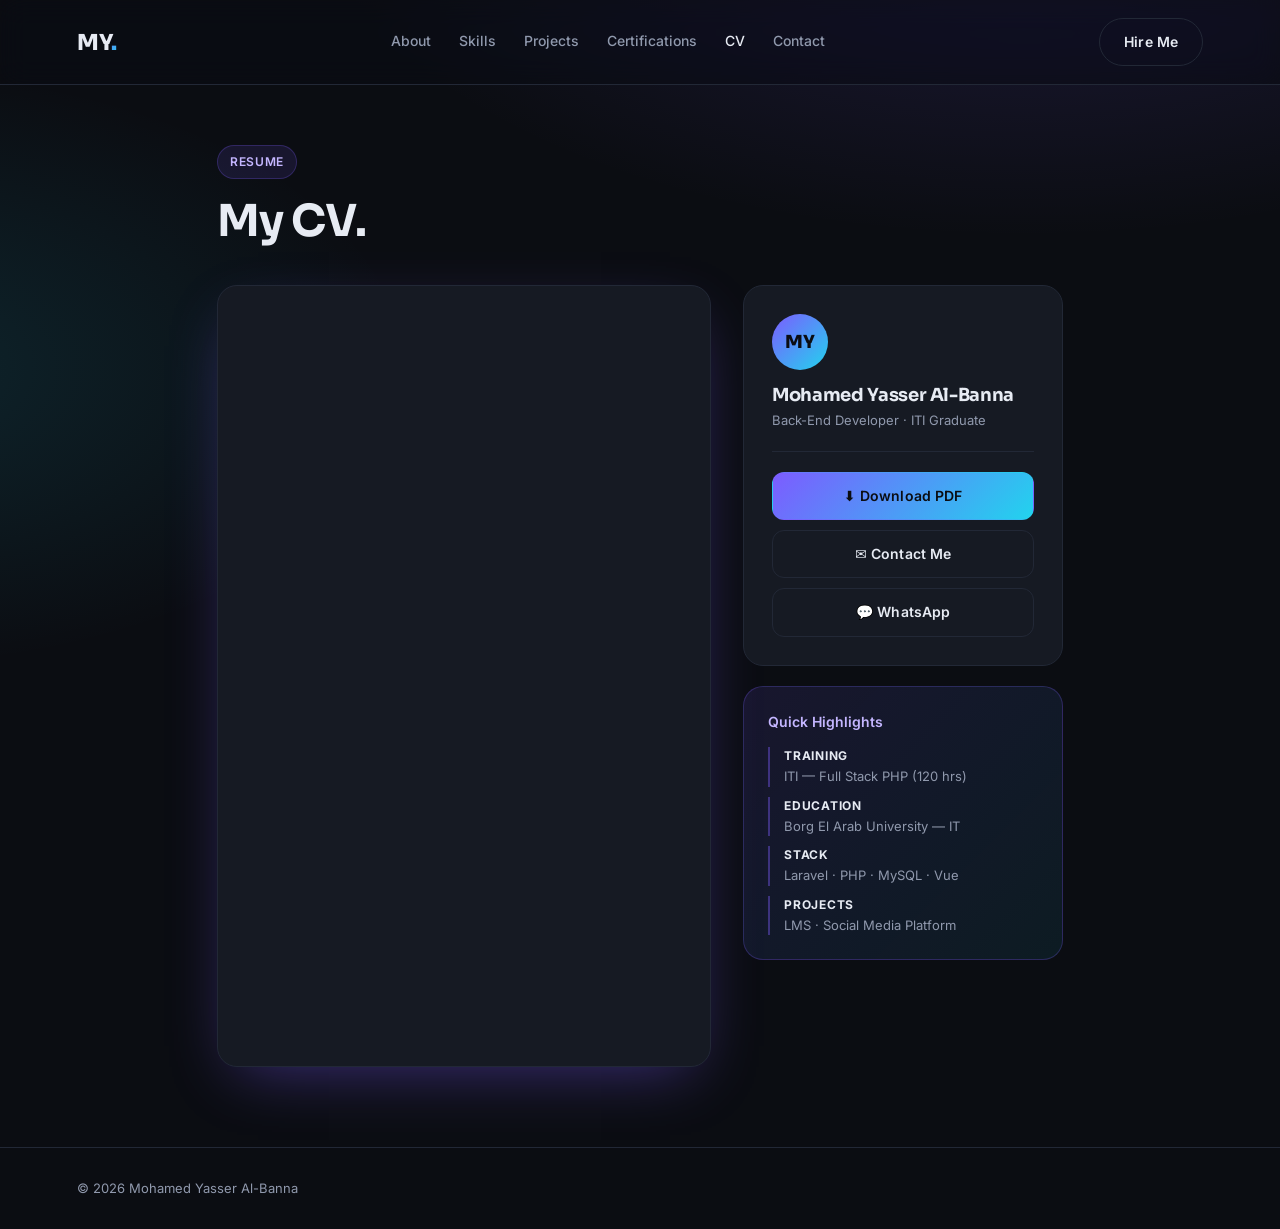
<file: assets/pages/cv.html>
<!DOCTYPE html>
<html lang="en">
<head>
    <meta charset="UTF-8"/>
    <meta name="viewport" content="width=device-width, initial-scale=1.0"/>
    <title>CV — Mohamed Yasser Al-Banna</title>
    <link rel="preconnect" href="https://fonts.googleapis.com"/>
    <link rel="preconnect" href="https://fonts.gstatic.com" crossorigin/>
    <link href="https://fonts.googleapis.com/css2?family=Sora:wght@400;600;700;800&family=Inter:wght@400;500;600&display=swap" rel="stylesheet"/>
    <link rel="stylesheet" href="../css/style.css"/>
</head>
<body>

<header class="nav">
    <a href="../../index.html" class="logo">MY<span>.</span></a>
    <nav>
        <a href="../../index.html#about">About</a>
        <a href="../../index.html#skills">Skills</a>
        <a href="../../index.html#projects">Projects</a>
        <a href="certifications.html">Certifications</a>
        <a href="cv.html" style="color:var(--text)">CV</a>
        <a href="../../index.html#contact">Contact</a>
    </nav>
    <div style="display:flex;align-items:center;gap:10px">
        <a href="../../index.html#contact" class="btn btn-ghost">Hire Me</a>
        <button class="hamburger" id="hamburger" aria-label="Open menu">
            <span></span><span></span><span></span>
        </button>
    </div>
</header>

<div class="mobile-nav" id="mobileNav">
    <a href="../../index.html#about" class="mobile-link">About</a>
    <a href="../../index.html#skills" class="mobile-link">Skills</a>
    <a href="../../index.html#projects" class="mobile-link">Projects</a>
    <a href="certifications.html" class="mobile-link">Certifications</a>
    <a href="cv.html" class="mobile-link active">CV</a>
    <a href="../../index.html#contact" class="mobile-link">Contact</a>
    <div class="mobile-cta">
        <a href="../../index.html#contact" class="btn btn-primary mobile-link">Hire Me</a>
    </div>
</div>

<main>
    <div class="cv-page reveal">
        <div class="section-head">
            <span class="eyebrow">Resume</span>
            <h2>My CV.</h2>
        </div>
        <div class="cv-viewer-wrap">
            <div class="cv-embed-box">
                <iframe src="../cv/Mohamed_Yasser_Al-Banna.pdf" title="Mohamed Yasser Al-Banna — CV"></iframe>
            </div>
            <div class="cv-sidebar">
                <div class="cv-info-card">
                    <div class="avatar">MY</div>
                    <h3>Mohamed Yasser Al-Banna</h3>
                    <p class="role">Back-End Developer · ITI Graduate</p>
                    <div class="divider"></div>
                    <div class="cv-actions">
                        <a href="../cv/Mohamed_Yasser_Al-Banna.pdf" download class="btn btn-primary">⬇ Download PDF</a>
                        <a href="../../index.html#contact" class="btn btn-ghost">✉ Contact Me</a>
                        <a href="https://wa.me/201559504460?text=Welcome%20Mohamed%20need%20you%20for%20job" target="_blank" rel="noopener" class="btn btn-ghost">💬 WhatsApp</a>
                    </div>
                </div>
                <div class="cv-highlight-card">
                    <h4>Quick Highlights</h4>
                    <ul class="cv-highlight-list">
                        <li><strong>Training</strong>ITI — Full Stack PHP (120 hrs)</li>
                        <li><strong>Education</strong>Borg El Arab University — IT</li>
                        <li><strong>Stack</strong>Laravel · PHP · MySQL · Vue</li>
                        <li><strong>Projects</strong>LMS · Social Media Platform</li>
                    </ul>
                </div>
            </div>
        </div>
    </div>
</main>

<footer>
    <span>© <span id="year"></span> Mohamed Yasser Al-Banna</span>
</footer>

<script src="../js/script.js"></script>
</body>
</html>
</file>
<file: assets/css/style.css>
:root {
    --bg: #0b0d12;
    --bg-2: #11141b;
    --surface: #161a23;
    --border: #222836;
    --text: #e7ebf3;
    --muted: #9099ad;
    --primary: #7c5cff;
    --primary-2: #22d3ee;
    --grad: linear-gradient(135deg, #7c5cff 0%, #22d3ee 100%);
    --shadow: 0 20px 60px -20px rgba(124, 92, 255, .45);
}

* {
    box-sizing: border-box;
    margin: 0;
    padding: 0
}

html {
    scroll-behavior: smooth
}

body {
    font-family: 'Inter', system-ui, sans-serif;
    background:
        radial-gradient(1200px 600px at 80% -10%, rgba(124, 92, 255, .18), transparent 60%),
        radial-gradient(900px 500px at -10% 30%, rgba(34, 211, 238, .12), transparent 60%),
        var(--bg);
    color: var(--text);
    line-height: 1.6;
    -webkit-font-smoothing: antialiased;
}

h1,
h2,
h3 {
    font-family: 'Sora', sans-serif;
    letter-spacing: -.02em;
    line-height: 1.1
}

a {
    color: inherit;
    text-decoration: none
}

/* ── Nav ── */
.nav {
    position: sticky;
    top: 0;
    z-index: 50;
    display: flex;
    align-items: center;
    justify-content: space-between;
    padding: 18px 6vw;
    backdrop-filter: saturate(180%) blur(14px);
    background: rgba(11, 13, 18, .6);
    border-bottom: 1px solid var(--border);
}

.logo {
    font-family: 'Sora';
    font-weight: 800;
    font-size: 22px
}

.logo span {
    background: var(--grad);
    -webkit-background-clip: text;
    color: transparent
}

.nav nav {
    display: flex;
    gap: 28px
}

.nav nav a {
    color: var(--muted);
    font-weight: 500;
    font-size: 14px;
    transition: color .2s;
    position: relative;
    padding-bottom: 2px
}

.nav nav a::after {
    content: '';
    position: absolute;
    bottom: -2px;
    left: 0;
    width: 0;
    height: 1.5px;
    background: var(--grad);
    transition: width .25s ease;
    border-radius: 999px
}

.nav nav a:hover {
    color: var(--text)
}

.nav nav a:hover::after {
    width: 100%
}

/* ── Buttons ── */
.btn {
    display: inline-flex;
    align-items: center;
    gap: 8px;
    padding: 12px 24px;
    border-radius: 999px;
    font-weight: 600;
    font-size: 14px;
    border: 1px solid transparent;
    cursor: pointer;
    letter-spacing: .01em;
    transition: transform .25s, box-shadow .25s, background .25s, border-color .25s, color .25s;
    position: relative;
    overflow: hidden;
}

.btn::after {
    content: '';
    position: absolute;
    inset: 0;
    border-radius: inherit;
    background: rgba(255, 255, 255, 0);
    transition: background .25s;
    pointer-events: none
}

.btn:hover::after {
    background: rgba(255, 255, 255, .06)
}

.btn:active {
    transform: scale(.97) !important;
    transition-duration: .1s
}

.btn-primary {
    background: var(--grad);
    color: #0b0d12
}

.btn-primary:hover {
    transform: translateY(-3px);
    box-shadow: 0 8px 30px -8px rgba(124, 92, 255, .65), 0 0 0 1px rgba(124, 92, 255, .3)
}

.btn-ghost {
    border-color: var(--border);
    color: var(--text);
    background: transparent
}

.btn-ghost:hover {
    background: var(--surface);
    border-color: rgba(124, 92, 255, .45);
    color: #c4b6ff;
    transform: translateY(-2px);
    box-shadow: 0 4px 20px -6px rgba(124, 92, 255, .25)
}

.btn-sm {
    padding: 8px 16px;
    font-size: 13px
}

.btn-sm:hover {
    transform: translateY(-2px)
}

/* ── Hero ── */
.hero {
    padding: 80px 6vw 60px
}

.hero-grid {
    display: grid;
    grid-template-columns: 1.1fr .9fr;
    gap: 60px;
    align-items: center
}

.eyebrow {
    display: inline-block;
    padding: 6px 12px;
    border-radius: 999px;
    background: rgba(124, 92, 255, .12);
    color: #c4b6ff;
    border: 1px solid rgba(124, 92, 255, .25);
    font-size: 12px;
    font-weight: 600;
    letter-spacing: .06em;
    text-transform: uppercase;
    margin-bottom: 18px
}

.hero h1 {
    font-size: clamp(36px, 5.5vw, 68px);
    font-weight: 800;
    margin-bottom: 20px
}

.grad {
    background: var(--grad);
    -webkit-background-clip: text;
    color: transparent
}

.hero p {
    color: var(--muted);
    font-size: 18px;
    max-width: 560px;
    margin-bottom: 32px
}

.cta-row {
    display: flex;
    gap: 14px;
    flex-wrap: wrap;
    margin-bottom: 48px
}

.quick-stats {
    display: flex;
    gap: 40px;
    flex-wrap: wrap
}

.quick-stats>div {
    display: flex;
    flex-direction: column
}

.quick-stats strong {
    font-family: 'Sora';
    font-size: 28px;
    font-weight: 700
}

.quick-stats span {
    color: var(--muted);
    font-size: 13px
}

/* ── Hero card ── */
.hero-card {
    position: relative
}

.orb {
    position: absolute;
    inset: -40px;
    border-radius: 50%;
    background: radial-gradient(circle at 30% 30%, rgba(124, 92, 255, .4), transparent 60%), radial-gradient(circle at 80% 70%, rgba(34, 211, 238, .35), transparent 60%);
    filter: blur(40px);
    z-index: 0;
    animation: float 8s ease-in-out infinite
}

@keyframes float {

    0%,
    100% {
        transform: translateY(0)
    }

    50% {
        transform: translateY(-20px)
    }
}

.code-window {
    position: relative;
    z-index: 1;
    background: var(--surface);
    border: 1px solid var(--border);
    border-radius: 16px;
    padding: 24px;
    box-shadow: var(--shadow);
    font-family: 'JetBrains Mono', ui-monospace, monospace;
    font-size: 14px;
    line-height: 1.7;
    animation: bob 6s ease-in-out infinite
}

.code-window:hover {
    animation-play-state: paused
}

@keyframes bob {

    0%,
    100% {
        transform: translateY(-12px) rotate(-.5deg)
    }

    50% {
        transform: translateY(12px) rotate(.5deg)
    }
}

@media(prefers-reduced-motion:reduce) {
    .code-window {
        animation: none
    }
}

.code-dots {
    display: flex;
    gap: 6px;
    margin-bottom: 16px
}

.code-dots span {
    width: 10px;
    height: 10px;
    border-radius: 50%;
    background: #333a4a
}

.code-dots span:nth-child(1) {
    background: #ff5f57
}

.code-dots span:nth-child(2) {
    background: #febc2e
}

.code-dots span:nth-child(3) {
    background: #28c840
}

.code-window .k {
    color: #c084fc
}

.code-window .c {
    color: #22d3ee
}

.code-window .fn {
    color: #fbbf24
}

.code-window .s {
    color: #a3e635
}

/* ── Sections ── */
.section {
    padding: 80px 6vw;
    max-width: 1200px;
    margin: 0 auto
}

.section-head {
    margin-bottom: 48px;
    max-width: 680px
}

.section-head h2 {
    font-size: clamp(28px, 3.5vw, 44px);
    font-weight: 700
}

/* ── About ── */
.about-grid {
    display: grid;
    grid-template-columns: 1fr 1fr;
    gap: 60px;
    align-items: start
}

.about-grid>p {
    color: var(--muted);
    font-size: 17px
}

.info-list {
    list-style: none;
    display: flex;
    flex-direction: column;
    gap: 18px
}

.info-list li {
    padding-left: 18px;
    border-left: 2px solid var(--primary);
    color: var(--text)
}

.info-list span {
    display: block;
    color: var(--muted);
    font-size: 12px;
    text-transform: uppercase;
    letter-spacing: .08em;
    margin-bottom: 4px
}

/* ── Skills ── */
.skills-grid {
    display: grid;
    grid-template-columns: repeat(auto-fit, minmax(220px, 1fr));
    gap: 18px
}

.skill-card {
    padding: 24px;
    border-radius: 16px;
    background: var(--surface);
    border: 1px solid var(--border);
    transition: transform .25s, border-color .25s, box-shadow .25s;
    cursor: default
}

.skill-card:hover {
    transform: translateY(-6px);
    border-color: rgba(124, 92, 255, .5);
    box-shadow: 0 12px 40px -16px rgba(124, 92, 255, .4)
}

.skill-card:hover h3,
.skill-card h3 {
    font-size: 16px;
    margin-bottom: 14px;
    color: var(--text);
    transition: color .25s
}

.skill-card:hover h3 {
    color: #c4b6ff
}

.tags {
    display: flex;
    flex-wrap: wrap;
    gap: 8px
}

.tags span {
    padding: 6px 12px;
    border-radius: 999px;
    font-size: 12px;
    font-weight: 500;
    background: rgba(124, 92, 255, .08);
    color: #c4b6ff;
    border: 1px solid rgba(124, 92, 255, .2);
    transition: background .2s, border-color .2s, transform .2s;
    display: inline-block
}

.skill-card .tags span:hover,
.project-body .tags span:hover {
    background: rgba(124, 92, 255, .18);
    border-color: rgba(124, 92, 255, .45);
    transform: translateY(-1px)
}

/* ── Projects Filter & Grid ── */
.project-filters {
    display: flex;
    align-items: center;
    gap: 12px;
    flex-wrap: wrap;
    margin-bottom: 40px;
}

.filter-btn {
    display: inline-flex;
    align-items: center;
    gap: 8px;
    padding: 10px 20px;
    border-radius: 999px;
    font-family: inherit;
    font-size: 14px;
    font-weight: 600;
    color: var(--muted);
    background: var(--surface);
    border: 1px solid var(--border);
    cursor: pointer;
    transition: all 0.25s ease;
}

.filter-btn:hover {
    color: var(--text);
    border-color: rgba(124, 92, 255, 0.4);
    transform: translateY(-2px);
}

.filter-btn.active {
    color: #fff;
    background: linear-gradient(135deg, rgba(124, 92, 255, 0.35), rgba(34, 211, 238, 0.25));
    border-color: rgba(124, 92, 255, 0.6);
    box-shadow: 0 4px 20px -4px rgba(124, 92, 255, 0.4);
}

.filter-count {
    display: inline-flex;
    align-items: center;
    justify-content: center;
    min-width: 20px;
    height: 20px;
    padding: 0 6px;
    border-radius: 999px;
    font-size: 11px;
    font-weight: 700;
    background: rgba(124, 92, 255, 0.15);
    color: #c4b6ff;
    border: 1px solid rgba(124, 92, 255, 0.3);
}

.filter-btn.active .filter-count {
    background: #7c5cff;
    color: #fff;
    border-color: transparent;
}

.projects-grid {
    display: grid;
    grid-template-columns: repeat(auto-fill, minmax(340px, 1fr));
    gap: 28px;
}

.project-card {
    display: flex;
    flex-direction: column;
    border-radius: 20px;
    background: var(--surface);
    border: 1px solid var(--border);
    overflow: hidden;
    transition: transform 0.35s cubic-bezier(0.16, 1, 0.3, 1), border-color 0.35s ease, box-shadow 0.35s ease, opacity 0.3s ease;
}

.project-card:hover {
    transform: translateY(-8px);
    border-color: rgba(124, 92, 255, 0.5);
    box-shadow: 0 20px 50px -15px rgba(124, 92, 255, 0.35);
}

.project-card-image {
    position: relative;
    width: 100%;
    aspect-ratio: 16 / 9;
    overflow: hidden;
    background: var(--bg-2);
    border-bottom: 1px solid var(--border);
}

.project-card-image img {
    width: 100%;
    height: 100%;
    /* object-fit: cover; */
    display: block;
    transition: transform 0.5s cubic-bezier(0.16, 1, 0.3, 1);
}

.project-card:hover .project-card-image img {
    transform: scale(1.06);
}

.project-card-num {
    position: absolute;
    bottom: 12px;
    left: 16px;
    font-family: 'Sora', sans-serif;
    font-size: 32px;
    font-weight: 800;
    line-height: 1;
    background: var(--grad);
    -webkit-background-clip: text;
    color: transparent;
    opacity: 0.85;
    pointer-events: none;
    text-shadow: 0 2px 10px rgba(0,0,0,0.5);
}

.badge-status {
    position: absolute;
    top: 14px;
    right: 14px;
    padding: 6px 14px;
    border-radius: 999px;
    font-size: 11px;
    font-weight: 700;
    text-transform: uppercase;
    letter-spacing: 0.05em;
    backdrop-filter: blur(8px);
}

.badge-completed {
    background: rgba(34, 197, 94, 0.15);
    color: #4ade80;
    border: 1px solid rgba(34, 197, 94, 0.35);
}

.badge-wip {
    display: inline-flex;
    align-items: center;
    gap: 6px;
    background: rgba(245, 158, 11, 0.15);
    color: #fbbf24;
    border: 1px solid rgba(245, 158, 11, 0.35);
}

.wip-dot {
    width: 6px;
    height: 6px;
    border-radius: 50%;
    background: #fbbf24;
    box-shadow: 0 0 8px #fbbf24;
    animation: pulse 1.8s infinite;
}

@keyframes pulse {
    0%, 100% { opacity: 1; transform: scale(1); }
    50% { opacity: 0.4; transform: scale(0.8); }
}

.project-card-body {
    display: flex;
    flex-direction: column;
    flex: 1;
    padding: 24px;
}

.project-card-body h3 {
    font-size: 20px;
    font-weight: 700;
    margin-bottom: 10px;
    color: var(--text);
    transition: color 0.25s ease;
}

.project-card:hover .project-card-body h3 {
    color: #c4b6ff;
}

.project-card-body p {
    color: var(--muted);
    font-size: 14px;
    line-height: 1.6;
    margin-bottom: 18px;
}

.project-card-body .tags {
    margin-bottom: 20px;
}

.wip-bar-wrap {
    margin-top: auto;
    padding-top: 12px;
}

.wip-bar-label {
    display: flex;
    justify-content: space-between;
    font-size: 12px;
    color: var(--muted);
    margin-bottom: 6px;
    font-weight: 500;
}

.wip-pct {
    color: #fbbf24;
    font-weight: 700;
}

.wip-bar {
    width: 100%;
    height: 6px;
    background: rgba(255, 255, 255, 0.08);
    border-radius: 999px;
    overflow: hidden;
}

.wip-bar .e-commerce {
    width: 50%;
    height: 100%;
    background: linear-gradient(90deg, #f59e0b, #fbbf24);
    border-radius: 999px;
}

.wip-bar .wip-fill {
    width: 98%;
    height: 100%;
    background: linear-gradient(90deg, #7c5cff, #22d3ee);
    border-radius: 999px;
}

.project-card-body .project-links {
    margin-top: auto;
    display: flex;
    gap: 10px;
    flex-wrap: wrap;
    padding-top: 8px;
}

/* Filtering animation helper classes */
.project-card.hide {
    display: none !important;
}

.project-card.fade-out {
    opacity: 0;
    transform: scale(0.95);
}

.project-card.fade-in {
    animation: cardFadeIn 0.35s ease forwards;
}

@keyframes cardFadeIn {
    from {
        opacity: 0;
        transform: translateY(16px) scale(0.96);
    }
    to {
        opacity: 1;
        transform: translateY(0) scale(1);
    }
}

@media (max-width: 640px) {
    .projects-grid {
        grid-template-columns: 1fr;
    }
    
    .project-filters {
        gap: 8px;
    }
    
    .filter-btn {
        padding: 8px 14px;
        font-size: 13px;
    }
}

/* ── Contact Section & WhatsApp Form ── */
.contact-wrapper {
    display: grid;
    grid-template-columns: 1fr 1.1fr;
    gap: 40px;
    align-items: start;
}

.contact-info {
    display: flex;
    flex-direction: column;
    gap: 24px;
}

.contact-info p {
    color: var(--muted);
    font-size: 16px;
    line-height: 1.7;
}

.contact-actions {
    display: flex;
    flex-direction: column;
    gap: 12px;
}

.contact-link-item {
    display: flex;
    align-items: center;
    gap: 14px;
    padding: 14px 18px;
    border-radius: 14px;
    background: var(--surface);
    border: 1px solid var(--border);
    color: var(--text);
    text-decoration: none;
    transition: transform 0.25s ease, border-color 0.25s ease, background 0.25s ease;
}

.contact-link-item:hover {
    transform: translateX(6px);
    border-color: rgba(124, 92, 255, 0.45);
    background: rgba(124, 92, 255, 0.08);
}

.contact-link-icon {
    width: 44px;
    height: 44px;
    min-width: 44px;
    min-height: 44px;
    display: grid !important;
    place-items: center !important;
    place-content: center !important;
    border-radius: 12px;
    background: rgba(124, 92, 255, 0.12);
    border: 1px solid rgba(124, 92, 255, 0.25);
    color: #c4b6ff;
    flex-shrink: 0;
    box-sizing: border-box;
    transition: transform 0.25s ease, background 0.25s ease, border-color 0.25s ease;
}

.contact-link-icon svg {
    width: 22px !important;
    height: 22px !important;
    display: block !important;
    margin: 0 !important;
    padding: 0 !important;
}

.contact-link-icon.wa-icon {
    background: rgba(37, 211, 102, 0.12);
    border-color: rgba(37, 211, 102, 0.3);
    color: #25D366;
}

.contact-link-icon.gh-icon {
    background: rgba(255, 255, 255, 0.08);
    border-color: rgba(255, 255, 255, 0.2);
    color: #ffffff;
}

.contact-link-icon.li-icon {
    background: rgba(10, 102, 194, 0.12);
    border-color: rgba(10, 102, 194, 0.3);
    color: #38bdf8;
}

.contact-link-item:hover .contact-link-icon {
    transform: scale(1.08);
}

.contact-link-item strong {
    display: block;
    font-size: 14px;
    font-weight: 600;
    color: var(--text);
}

.contact-link-item span {
    display: block;
    font-size: 13px;
    color: var(--muted);
}

.cv-btn {
    align-self: flex-start;
    margin-top: 8px;
    padding: 12px 24px;
}

.contact-form-card {
    padding: 32px;
    border-radius: 24px;
    background: linear-gradient(135deg, rgba(124, 92, 255, 0.1), rgba(34, 211, 238, 0.05));
    border: 1px solid rgba(124, 92, 255, 0.25);
    box-shadow: var(--shadow);
    transition: border-color 0.3s ease, box-shadow 0.3s ease;
}

.contact-form-card:hover {
    border-color: rgba(124, 92, 255, 0.45);
    box-shadow: 0 20px 60px -20px rgba(124, 92, 255, 0.3);
}

.contact-form {
    display: flex;
    flex-direction: column;
    gap: 18px;
}

.form-group {
    display: flex;
    flex-direction: column;
    gap: 6px;
}

.form-group label {
    font-size: 13px;
    font-weight: 600;
    color: var(--text);
}

.input-icon-wrap {
    position: relative;
    width: 100%;
}

.input-icon-wrap .input-icon {
    position: absolute;
    left: 14px;
    top: 50%;
    transform: translateY(-50%);
    width: 18px;
    height: 18px;
    color: var(--muted);
    pointer-events: none;
    transition: color 0.25s ease;
}

.input-icon-wrap .input-icon.textarea-icon {
    top: 16px;
    transform: none;
}

.form-input {
    width: 100%;
    padding: 12px 16px;
    border-radius: 12px;
    background: var(--surface);
    border: 1px solid var(--border);
    color: var(--text);
    font-family: inherit;
    font-size: 14px;
    outline: none;
    transition: border-color 0.25s ease, box-shadow 0.25s ease;
}

.input-icon-wrap .form-input {
    padding-left: 44px;
}

.form-input::placeholder {
    color: var(--muted);
    opacity: 0.6;
}

.form-input:focus {
    border-color: rgba(124, 92, 255, 0.6);
    box-shadow: 0 0 0 3px rgba(124, 92, 255, 0.2);
}

.input-icon-wrap:focus-within .input-icon {
    color: #c4b6ff;
}

.form-textarea {
    resize: vertical;
    min-height: 100px;
}

.btn-wa-submit {
    display: inline-flex;
    align-items: center;
    justify-content: center;
    gap: 10px;
    width: 100%;
    padding: 14px 24px;
    border-radius: 12px;
    background: linear-gradient(135deg, #25D366, #128C7E);
    color: #ffffff;
    font-family: inherit;
    font-size: 15px;
    font-weight: 700;
    border: none;
    cursor: pointer;
    box-shadow: 0 8px 25px -6px rgba(37, 211, 102, 0.4);
    transition: transform 0.25s ease, box-shadow 0.25s ease;
    margin-top: 6px;
}

.btn-wa-submit:hover {
    transform: translateY(-3px);
    box-shadow: 0 12px 30px -4px rgba(37, 211, 102, 0.55);
}

@media (max-width: 868px) {
    .contact-wrapper {
        grid-template-columns: 1fr;
    }
}

/* ── Footer ── */
footer {
    display: flex;
    justify-content: space-between;
    align-items: center;
    flex-wrap: wrap;
    gap: 12px;
    padding: 30px 6vw;
    border-top: 1px solid var(--border);
    color: var(--muted);
    font-size: 13px
}

/* ── Reveal ── */
.reveal {
    opacity: 0;
    transform: translateY(24px);
    transition: opacity .8s ease, transform .8s ease
}

.reveal.visible {
    opacity: 1;
    transform: none
}

/* ── Hamburger ── */
.hamburger {
    display: none;
    flex-direction: column;
    justify-content: center;
    gap: 5px;
    width: 36px;
    height: 36px;
    cursor: pointer;
    background: transparent;
    border: 1px solid var(--border);
    border-radius: 10px;
    padding: 8px;
    transition: border-color .2s, background .2s;
    z-index: 60
}

.hamburger:hover {
    border-color: rgba(124, 92, 255, .5);
    background: var(--surface)
}

.hamburger span {
    display: block;
    height: 1.5px;
    background: var(--text);
    border-radius: 2px;
    transition: transform .3s, opacity .3s, width .3s;
    transform-origin: center
}

.hamburger.open span:nth-child(1) {
    transform: translateY(6.5px) rotate(45deg)
}

.hamburger.open span:nth-child(2) {
    opacity: 0;
    width: 0
}

.hamburger.open span:nth-child(3) {
    transform: translateY(-6.5px) rotate(-45deg)
}

/* ── Mobile nav drawer ── */
.mobile-nav {
    display: none;
    position: fixed;
    inset: 0;
    z-index: 55;
    background: rgba(11, 13, 18, .97);
    backdrop-filter: blur(20px);
    flex-direction: column;
    align-items: center;
    justify-content: center;
    gap: 36px;
    opacity: 0;
    transition: opacity .3s
}

.mobile-nav.open {
    display: flex;
    opacity: 1
}

.mobile-nav a {
    font-family: 'Sora', sans-serif;
    font-size: 28px;
    font-weight: 700;
    color: var(--muted);
    transition: color .2s
}

.mobile-nav a:hover {
    color: var(--text)
}

.mobile-nav a.active {
    background: var(--grad);
    -webkit-background-clip: text;
    color: transparent
}

.mobile-nav .mobile-cta {
    margin-top: 16px;
    display: flex;
    flex-direction: column;
    align-items: center;
    gap: 12px
}

/* ══════════════════════════════════════
   CV PAGE
══════════════════════════════════════ */
.cv-page {
    padding: 60px 6vw 80px;
    max-width: 1000px;
    margin: 0 auto
}

.cv-page .section-head {
    margin-bottom: 40px
}

.cv-viewer-wrap {
    display: grid;
    grid-template-columns: 1fr 320px;
    gap: 32px;
    align-items: start
}

.cv-embed-box {
    background: var(--surface);
    border: 1px solid var(--border);
    border-radius: 20px;
    overflow: hidden;
    box-shadow: var(--shadow)
}

.cv-embed-box iframe {
    width: 100%;
    height: 780px;
    border: none;
    display: block
}

.cv-sidebar {
    display: flex;
    flex-direction: column;
    gap: 20px;
    position: sticky;
    top: 90px
}

.cv-info-card {
    background: var(--surface);
    border: 1px solid var(--border);
    border-radius: 20px;
    padding: 28px
}

.cv-info-card .avatar {
    width: 56px;
    height: 56px;
    border-radius: 50%;
    background: var(--grad);
    display: flex;
    align-items: center;
    justify-content: center;
    font-family: 'Sora', sans-serif;
    font-weight: 800;
    font-size: 18px;
    color: #0b0d12;
    margin-bottom: 16px
}

.cv-info-card h3 {
    font-size: 18px;
    font-weight: 700;
    margin-bottom: 4px
}

.cv-info-card .role {
    color: var(--muted);
    font-size: 13px;
    margin-bottom: 20px
}

.cv-actions {
    display: flex;
    flex-direction: column;
    gap: 10px
}

.cv-actions .btn {
    justify-content: center;
    border-radius: 12px
}

.cv-highlight-card,
.cert-highlight-card {
    background: linear-gradient(135deg, rgba(124, 92, 255, .12), rgba(34, 211, 238, .08));
    border: 1px solid rgba(124, 92, 255, .25);
    border-radius: 20px;
    padding: 24px
}

.cv-highlight-card h4,
.cert-highlight-card h4 {
    font-size: 14px;
    font-weight: 600;
    margin-bottom: 14px;
    color: #c4b6ff
}

.cv-highlight-list,
.cert-highlight-list {
    list-style: none;
    display: flex;
    flex-direction: column;
    gap: 10px
}

.cv-highlight-list li,
.cert-highlight-list li {
    font-size: 13px;
    color: var(--muted);
    padding-left: 14px;
    border-left: 2px solid rgba(124, 92, 255, .4);
    line-height: 1.5
}

.cv-highlight-list li strong,
.cert-highlight-list li strong {
    color: var(--text);
    display: block;
    font-size: 12px;
    text-transform: uppercase;
    letter-spacing: .06em;
    margin-bottom: 2px
}

.divider {
    height: 1px;
    background: var(--border);
    margin-bottom: 20px
}

/* ══════════════════════════════════════
   CERTIFICATIONS PAGE
══════════════════════════════════════ */
.certs-page {
    padding: 60px 6vw 80px;
    max-width: 1000px;
    margin: 0 auto
}

.certs-page .section-head {
    margin-bottom: 48px
}

.cert-viewer-wrap {
    display: grid;
    grid-template-columns: 1fr minmax(280px, 320px);
    gap: 32px;
    align-items: start;
    margin-bottom: 60px;
    padding-bottom: 60px;
    border-bottom: 1px solid var(--border)
}

.cert-viewer-wrap:last-child {
    border-bottom: none;
    margin-bottom: 0;
    padding-bottom: 0
}

.cert-embed-box {
    background: var(--surface);
    border: 1px solid var(--border);
    border-radius: 20px;
    overflow: hidden;
    box-shadow: var(--shadow);
    width: 100%
}

.cert-embed-box img {
    width: 100%;
    height: auto;
    display: block;
    border-radius: 20px;
    object-fit: contain
}

.cert-sidebar {
    display: flex;
    flex-direction: column;
    gap: 20px;
    position: sticky;
    top: 90px;
    width: 100%
}

.cert-info-card {
    background: var(--surface);
    border: 1px solid var(--border);
    border-radius: 20px;
    padding: 24px
}

.cert-top-row {
    display: flex;
    align-items: center;
    justify-content: space-between;
    margin-bottom: 16px;
    gap: 12px
}

.cert-info-card .cert-num {
    width: 48px;
    height: 48px;
    border-radius: 50%;
    background: var(--grad);
    display: flex;
    align-items: center;
    justify-content: center;
    font-family: 'Sora', sans-serif;
    font-weight: 800;
    font-size: 16px;
    color: #0b0d12;
    flex-shrink: 0
}

.cert-logo-box {
    width: 64px;
    height: 64px;
    border-radius: 12px;
    border: 1px solid var(--border);
    background: var(--bg-2);
    overflow: hidden;
    display: flex;
    align-items: center;
    justify-content: center;
    flex-shrink: 0
}

.cert-logo-box img {
    width: 100%;
    height: 100%;
    object-fit: contain;
    padding: 6px
}

.cert-logo-box .cert-logo-fallback {
    font-family: 'Sora', sans-serif;
    font-weight: 800;
    font-size: 14px;
    color: #c4b6ff;
    text-align: center;
    line-height: 1.2
}

.cert-info-card h3 {
    font-size: 17px;
    font-weight: 700;
    margin-bottom: 6px;
    line-height: 1.35
}

.cert-info-card .cert-issuer {
    color: #c4b6ff;
    font-size: 13px;
    font-weight: 600;
    margin-bottom: 4px;
    display: block
}

.cert-info-card .cert-role {
    color: var(--muted);
    font-size: 13px;
    margin-bottom: 20px;
    display: block
}

.cert-actions {
    display: flex;
    flex-direction: column;
    gap: 10px
}

.cert-actions .btn {
    justify-content: center;
    border-radius: 12px;
    width: 100%
}

/* ══════════════════════════════════════
   RESPONSIVE — TABLET ≤880px
══════════════════════════════════════ */
@media(max-width:880px) {

    .nav {
        flex-wrap: wrap;
        row-gap: 10px;
    }

    .nav nav {
        display: flex;
        flex-wrap: wrap;
        justify-content: center;
        gap: 8px 16px;
    }

    .nav nav a {
        font-size: 13px;
    }

    .hamburger {
        display: none;
    }

    html,
    body {
        overflow-x: clip;
        width: 100%;
    }

    .cert-tabs {
        flex-wrap: nowrap;
        overflow: visible;
        gap: 8px;
    }

    .cert-tab {
        flex: 1 1 0;
        min-width: 0;
        padding: 10px 10px;
        font-size: 13px;
        white-space: nowrap;
        overflow: hidden;
        text-overflow: ellipsis;
        text-align: center;
    }

    .hero-grid,
    .about-grid {
        grid-template-columns: 1fr;
        gap: 40px
    }

    .hero {
        padding: 60px 6vw 40px
    }

    .project {
        grid-template-columns: 1fr;
        grid-template-areas:
            "image"
            "num"
            "body";
        gap: 16px
    }

    .project-num {
        font-size: 42px
    }

    .contact-card {
        padding: 32px 24px
    }

    .cv-viewer-wrap {
        grid-template-columns: 1fr
    }

    .cv-sidebar {
        position: static
    }

    .cv-embed-box iframe {
        height: 500px
    }

    .certs-page {
        padding: 40px 5vw 60px
    }

    .cert-viewer-wrap {
        grid-template-columns: 1fr;
        gap: 24px;
        margin-bottom: 40px;
        padding-bottom: 40px
    }

    .cert-sidebar {
        position: static
    }
}

/* ══════════════════════════════════════
   RESPONSIVE — MOBILE ≤480px
══════════════════════════════════════ */
@media(max-width:480px) {

    html,
    body {
        overflow-x: clip;
    }

    .nav {
        padding: 14px 5vw
    }

    .nav nav {
        gap: 6px 12px;
    }

    .nav nav a {
        font-size: 12px;
    }

    .hero {
        padding: 48px 5vw 32px
    }

    .hero h1 {
        font-size: 28px
    }

    .hero p {
        font-size: 15px
    }

    .section {
        padding: 50px 5vw
    }

    .quick-stats {
        gap: 20px
    }

    .quick-stats strong {
        font-size: 22px
    }

    .section-head h2 {
        font-size: 22px
    }

    .skills-grid {
        grid-template-columns: 1fr 1fr;
        gap: 12px;
        width: 100%;
    }

    .skill-card {
        padding: 16px
    }

    .project {
        padding: 20px
    }

    .project-body h3 {
        font-size: 18px
    }

    .contact-card {
        padding: 24px 16px
    }

    .contact-card p {
        font-size: 15px
    }

    .contact-actions {
        flex-direction: column;
        align-items: stretch
    }

    .contact-actions .btn {
        justify-content: center
    }

    footer {
        flex-direction: column;
        text-align: center;
        padding: 20px 5vw
    }

    .btn {
        padding: 10px 18px;
        font-size: 13px
    }

    .mobile-nav a {
        font-size: 22px
    }

    .mobile-nav {
        gap: 24px
    }

    .cv-page {
        padding: 40px 5vw 50px
    }

    .cv-embed-box iframe {
        height: 420px
    }

    .cv-info-card {
        padding: 20px
    }

    .certs-page {
        padding: 32px 4vw 40px;
    }

    .certs-page .section-head {
        margin-bottom: 32px
    }

    .cert-info-card {
        padding: 20px
    }

    .cert-actions {
        gap: 8px
    }

    .cert-embed-box img {
        border-radius: 12px
    }
}

/* ── WIP Project ── */
.project-wip {
    opacity: .85;
    border-style: dashed;
}

.project-wip:hover {
    opacity: 1;
}

.wip-header {
    display: flex;
    align-items: center;
    gap: 12px;
    flex-wrap: wrap;
    margin-bottom: 12px;
}

.wip-header h3 {
    margin-bottom: 0;
}

.badge-wip {
    display: inline-flex;
    align-items: center;
    gap: 6px;
    padding: 4px 10px;
    border-radius: 999px;
    background: rgba(251, 191, 36, .12);
    color: #fbbf24;
    border: 1px solid rgba(251, 191, 36, .3);
    font-size: 11px;
    font-weight: 600;
    letter-spacing: .06em;
    text-transform: uppercase;
    white-space: nowrap;
}

.wip-dot {
    width: 7px;
    height: 7px;
    border-radius: 50%;
    background: #fbbf24;
    animation: pulse-dot 1.5s ease-in-out infinite;
}

@keyframes pulse-dot {

    0%,
    100% {
        opacity: 1;
        transform: scale(1);
    }

    50% {
        opacity: .4;
        transform: scale(.7);
    }
}

.wip-bar-wrap {
    margin-top: 20px;
}

.wip-bar-label {
    display: flex;
    justify-content: space-between;
    font-size: 12px;
    color: var(--muted);
    margin-bottom: 8px;
}

.wip-pct {
    color: #fbbf24;
    font-weight: 600;
}

.wip-bar {
    height: 5px;
    border-radius: 999px;
    background: var(--border);
    overflow: hidden;
}

.e-commerce {
    height: 100%;
    width: 50%;      /* here */
    border-radius: 999px;
    background: linear-gradient(90deg, #f97316, #fbbf24); 
    animation: shimmer 2s ease-in-out infinite;
    background-size: 200% 100%;
}

@keyframes shimmer {
    0%   { background-position: 200% 0; } 
    100% { background-position: -200% 0; }
}


/* certicate */

 /* ── Tabs ── */
      .cert-tabs {
        display: flex;
        gap: 10px;
        flex-wrap: wrap;
        margin-bottom: 40px;
        position: sticky;
        top: var(--nav-h, 76px);
        z-index: 40;
        background: rgba(11, 13, 18, 0.97);
        backdrop-filter: blur(12px);
        padding: 12px 0;
        margin-left: -6vw;
        margin-right: -6vw;
        padding-left: 6vw;
        padding-right: 6vw;
        border-bottom: 1px solid var(--border);
      }
      .cert-tab {
        padding: 10px 22px;
        border-radius: 8px;
        font-size: 14px;
        font-weight: 600;
        border: 1px solid var(--border);
        background: transparent;
        color: var(--muted);
        cursor: pointer;
        transition: all 0.2s;
        font-family: "Inter", sans-serif;
      }
      .cert-tab:hover {
        border-color: rgba(124, 92, 255, 0.45);
        color: var(--text);
        background: var(--surface);
      }
      .cert-tab.active {
        background: var(--surface);
        color: var(--text);
        border-color: rgba(124, 92, 255, 0.6);
        border-bottom: 2px solid #7c5cff;
      }
      .cert-tab-count {
        opacity: 0.6;
        font-weight: 500;
        font-size: 0.9em;
      }
      .cert-tab.active .cert-tab-count {
        opacity: 0.85;
      }

      /* ── Panels ── */
      .cert-panel {
        display: none;
      }
      .cert-panel.active {
        display: block;
      }

      /* ── Card ── */
      .cert-card {
        position: relative;
        background: var(--surface);
        border: 1px solid var(--border);
        border-radius: 20px;
        margin-bottom: 28px;
        transition:
          border-color 0.3s,
          box-shadow 0.3s;
      }
      .cert-card:hover {
        border-color: rgba(124, 92, 255, 0.4);
        box-shadow: 0 16px 48px -16px rgba(124, 92, 255, 0.3);
      }
      .cert-card:last-child {
        margin-bottom: 0;
      }

      /* image */
      .cert-img-wrap {
        width: 100%;
        border-bottom: 1px solid var(--border);
        background: var(--bg);
        border-radius: 20px 20px 0 0;
        overflow: hidden;
        position: relative;
      }
      .cert-category-badge {
        position: absolute;
        top: 14px;
        right: 14px;
        z-index: 5;
        display: inline-flex;
        align-items: center;
        gap: 6px;
        padding: 6px 14px;
        border-radius: 999px;
        font-size: 12px;
        font-weight: 700;
        font-family: "Inter", sans-serif;
        color: #fff;
        backdrop-filter: blur(10px);
        border: 1px solid rgba(255, 255, 255, 0.15);
        box-shadow: 0 4px 14px -4px rgba(0, 0, 0, 0.5);
      }
      .cert-category-badge.cat-web {
        background: rgba(56, 132, 255, 0.85);
      }
      .cert-category-badge.cat-security {
        background: rgba(255, 149, 0, 0.85);
      }
      .cert-category-badge.cat-general {
        background: rgba(124, 92, 255, 0.85);
      }
      .cert-img-wrap img {
        width: 100%;
        max-height: 600px;
        object-fit: contain;
        display: block;
      }
      .cert-img-placeholder {
        width: 100%;
        height: 220px;
        display: flex;
        align-items: center;
        justify-content: center;
        background: linear-gradient(
          135deg,
          rgba(124, 92, 255, 0.06),
          rgba(34, 211, 238, 0.04)
        );
        border-bottom: 1px solid var(--border);
        color: var(--muted);
        font-size: 14px;
        gap: 10px;
      }

      /* header */
      .cert-header {
        display: flex;
        align-items: center;
        gap: 16px;
        padding: 20px 24px;
        border-bottom: 1px solid var(--border);
      }
      .cert-logo-box {
        width: 48px;
        height: 48px;
        border-radius: 12px;
        border: 1px solid var(--border);
        background: var(--bg);
        overflow: hidden;
        display: flex;
        align-items: center;
        justify-content: center;
        flex-shrink: 0;
      }
      .cert-logo-box img {
        width: 100%;
        height: 100%;
        object-fit: contain;
        padding: 6px;
      }
      .cert-logo-fallback {
        font-family: "Sora", sans-serif;
        font-weight: 800;
        font-size: 13px;
        color: #c4b6ff;
      }
      .cert-header-meta {
        flex: 1;
      }
      .cert-header-meta h3 {
        font-size: 18px;
        font-weight: 700;
        margin-bottom: 4px;
        color: var(--text);
      }
      .cert-header-meta .issuer {
        font-size: 13px;
        color: #c4b6ff;
        font-weight: 600;
        display: block;
        margin-bottom: 2px;
      }
      .cert-header-meta .period {
        font-size: 12px;
        color: var(--muted);
      }
      .cert-badge {
        position: absolute;
        top: -14px;
        left: -14px;
        z-index: 5;
        width: 36px;
        height: 36px;
        border-radius: 50%;
        background: var(--grad);
        display: flex;
        align-items: center;
        justify-content: center;
        font-family: "Sora", sans-serif;
        font-weight: 800;
        font-size: 13px;
        color: #0b0d12;
        flex-shrink: 0;
        border: 2px solid var(--surface);
        box-shadow: 0 4px 14px -2px rgba(0, 0, 0, .5);
      }

      /* body */
      .cert-body {
        display: grid;
        grid-template-columns: 1fr 1fr;
      }

      .cert-learned {
        padding: 20px 24px;
        border-right: 1px solid var(--border);
      }
      .cert-details {
        padding: 20px 24px;
        display: flex;
        flex-direction: column;
        gap: 16px;
      }

      .col-label {
        font-size: 11px;
        font-weight: 700;
        text-transform: uppercase;
        letter-spacing: 0.08em;
        color: var(--muted);
        margin-bottom: 14px;
        display: block;
      }

      .learned-list {
        list-style: none;
        padding: 0;
        margin: 0;
        display: flex;
        flex-direction: column;
        gap: 10px;
      }
      .learned-list li {
        font-size: 13px;
        color: var(--muted);
        line-height: 1.6;
        padding-left: 12px;
        border-left: 2px solid rgba(124, 92, 255, 0.5);
      }

      .detail-rows {
        display: flex;
        flex-direction: column;
        gap: 12px;
      }
      .detail-row .dl {
        font-size: 11px;
        font-weight: 700;
        text-transform: uppercase;
        letter-spacing: 0.08em;
        color: var(--muted);
        display: block;
        margin-bottom: 3px;
      }
      .detail-row .dv {
        font-size: 13px;
        color: var(--text);
      }

      .cert-btns {
        display: flex;
        flex-direction: column;
        gap: 8px;
        margin-top: auto;
      }
      .cert-btns .btn {
        justify-content: center;
        border-radius: 12px;
      }

      /* empty */
      .cert-empty {
        text-align: center;
        padding: 60px 20px;
        color: var(--muted);
        border: 2px dashed var(--border);
        border-radius: 20px;
      }
      .cert-empty .icon {
        font-size: 40px;
        display: block;
        margin-bottom: 14px;
      }
      .cert-empty p {
        font-size: 15px;
      }

      /* responsive */
      @media (max-width: 768px) {
        .cert-body {
          grid-template-columns: 1fr;
        }
        .cert-learned {
          border-right: none;
          border-bottom: 1px solid var(--border);
        }
        .cert-header {
          flex-wrap: wrap;
        }
        .cert-category-badge {
          top: 10px;
          right: 10px;
          padding: 5px 11px;
          font-size: 11px;
        }
      }
      @media (max-width: 480px) {
        .cert-header {
          padding: 16px;
        }

        .cert-badge {
          top: -10px;
          left: -8px;
          width: 30px;
          height: 30px;
          font-size: 12px;
        }
        .cert-learned,
        .cert-details {
          padding: 16px;
        }
        .cert-header-meta h3 {
          font-size: 16px;
        }

        .cert-tabs {
          gap: 6px;
        }

        .cert-tab {
          padding: 9px 6px;
          font-size: 11.5px;
        }
      }
</file>
